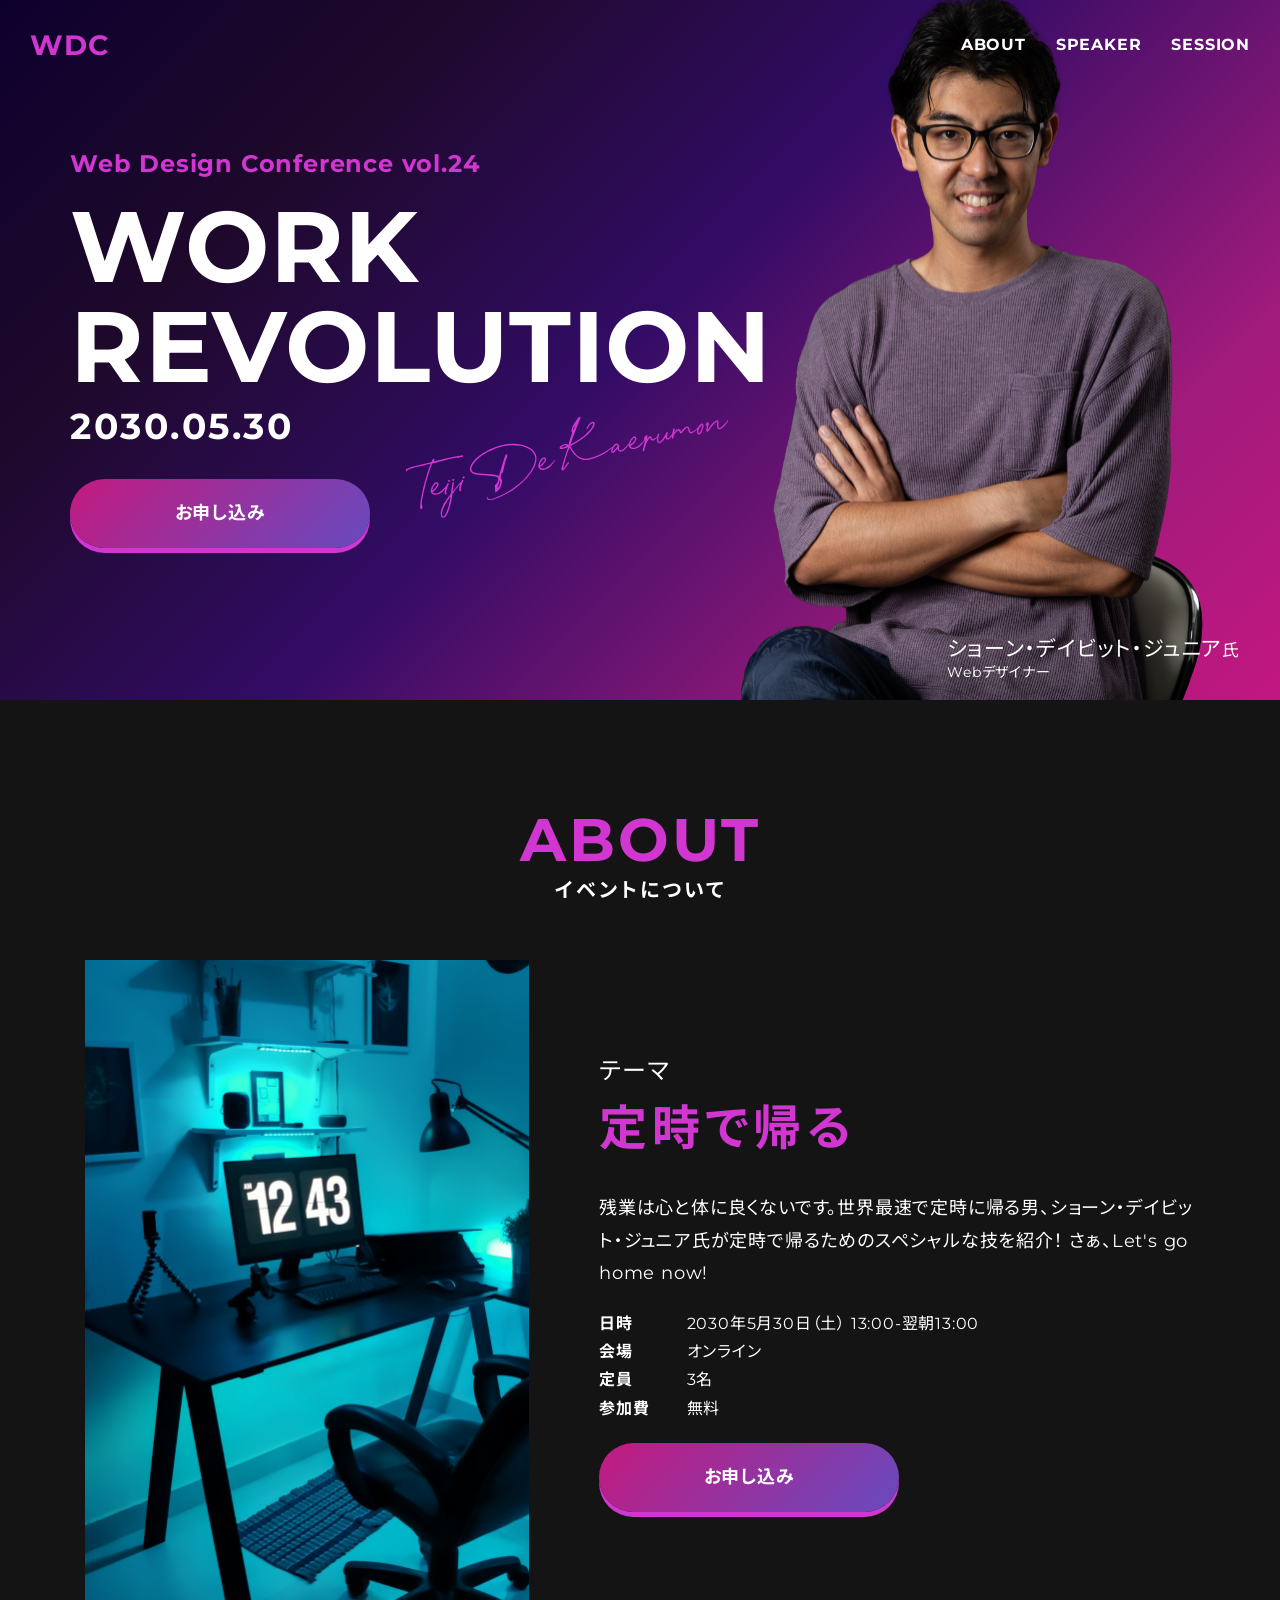
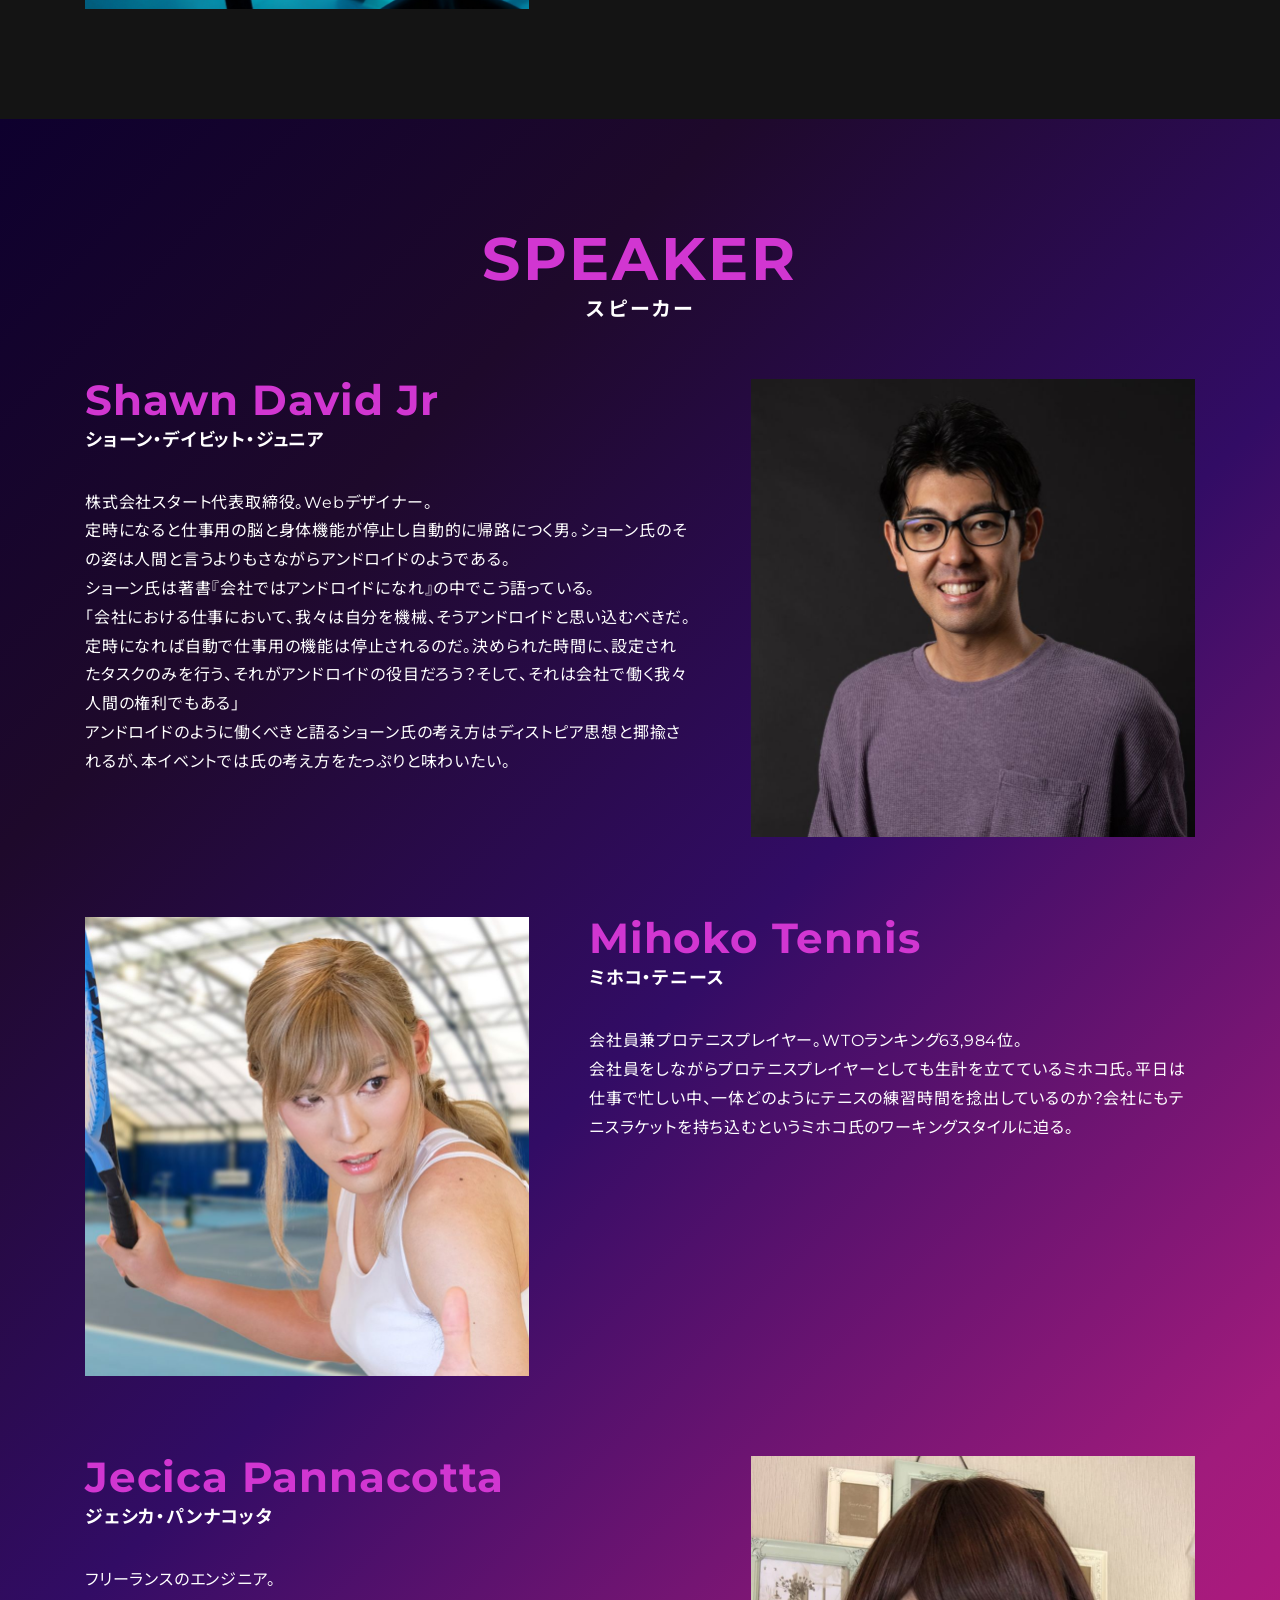
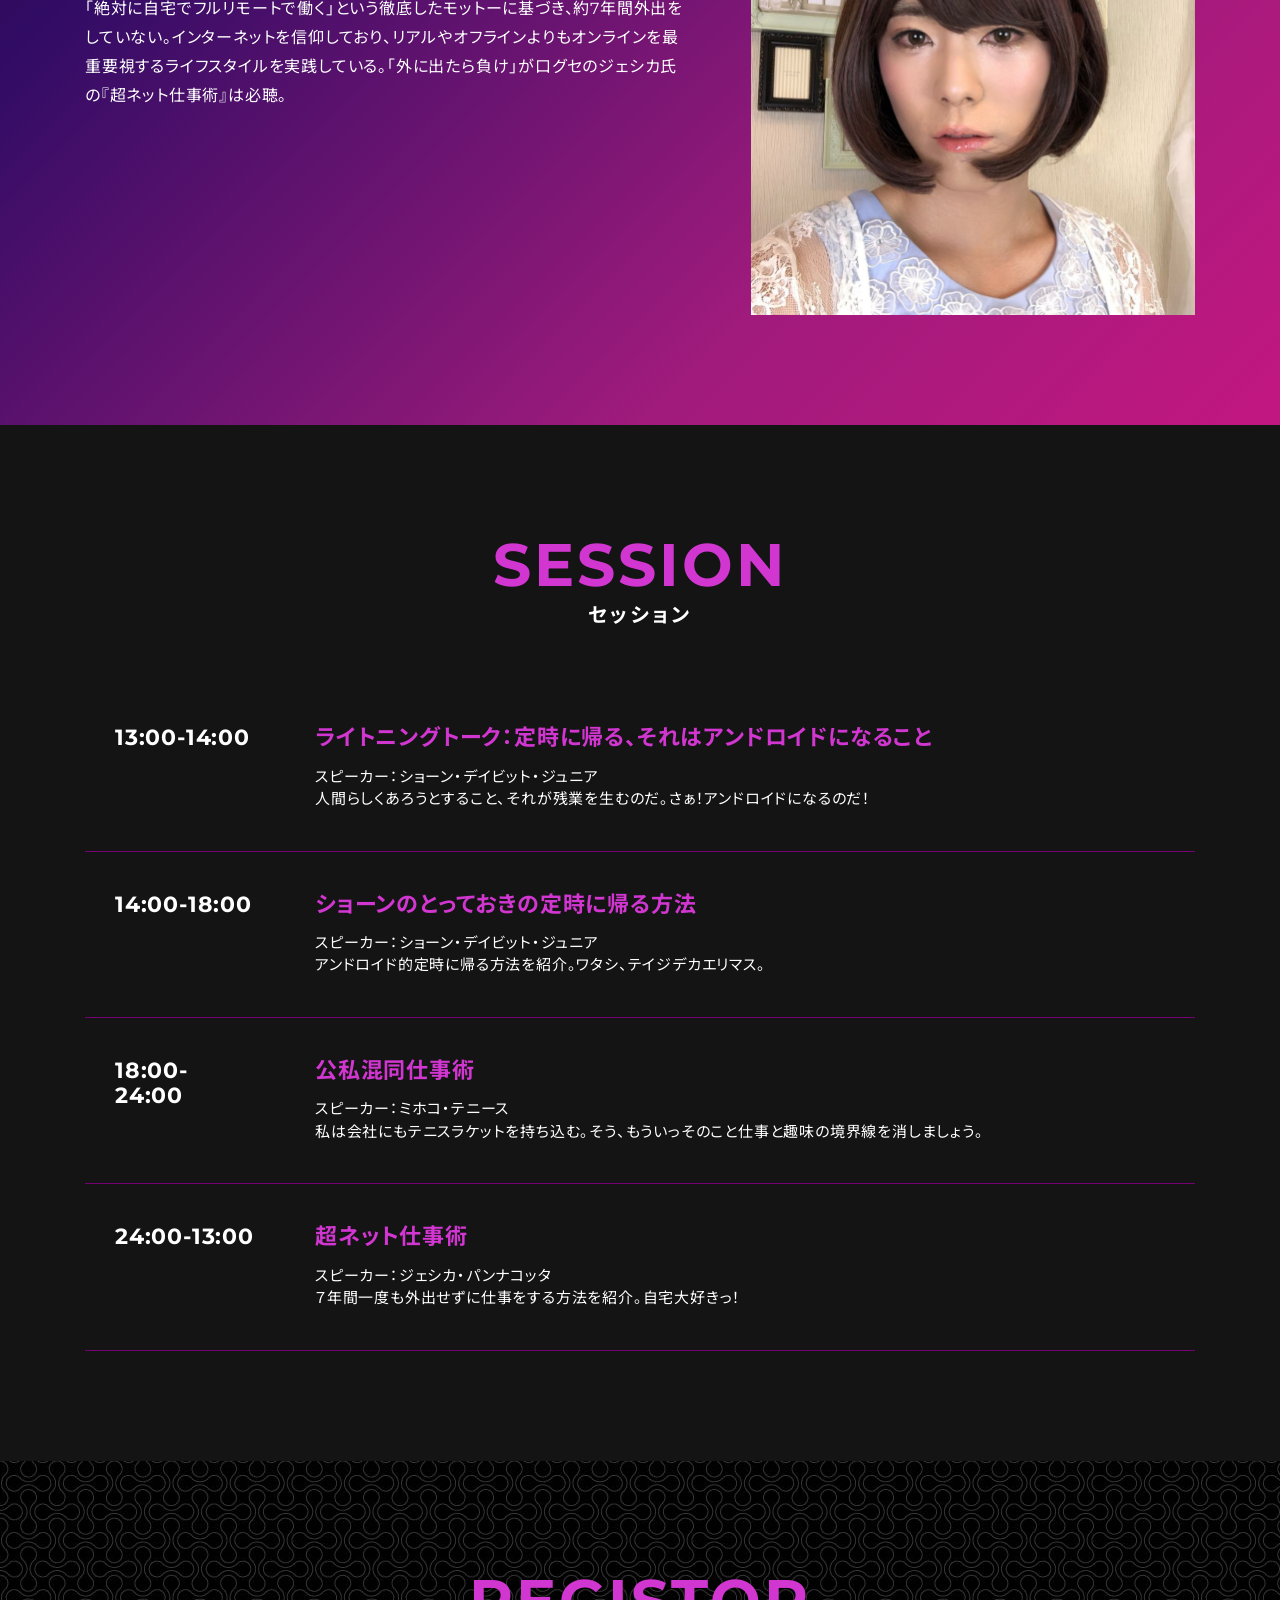
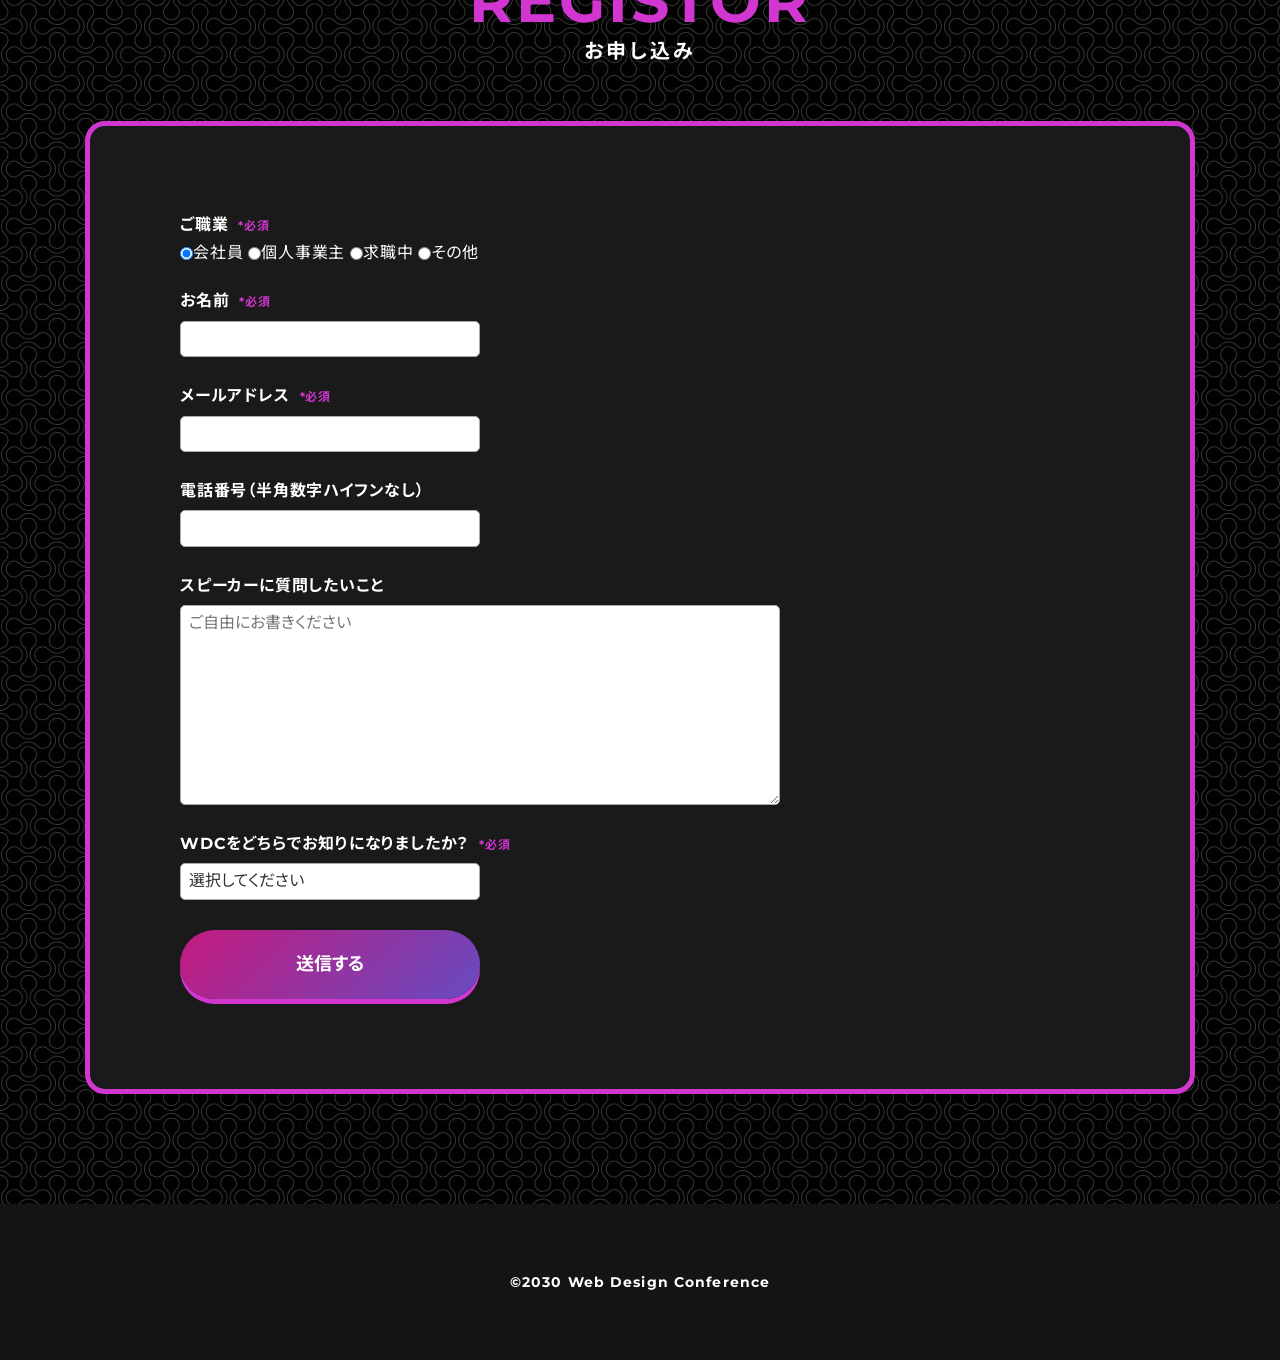
<file: WDC/index.html>
<!DOCTYPE html>
<html lang="ja">
  <head>
    <meta charset="utf-8" />
    <meta name="viewport" content="width=device-width,initial-scale=1" />
    <meta property="og:type" content="website" />
    <meta property="og:title" content="WDC" />
    <meta property="og:url" content="https://webdesigner-go.com/wdc/" />
    <meta
      property="og:description"
      content="Web Design Conference（WDC）は、最新のWebデザインのトレンドやワーキングスタイルを紹介するイベントを開催。お気軽にご参加ください。"
    />
    <meta
      property="og:image"
      content="https://webdesigner-go.com/wdc/img/ogp.png"
    />
    <meta
      name="description"
      content="Web Design Conference（WDC）は、最新のWebデザインのトレンドやワーキングスタイルを紹介するイベントを開催。お気軽にご参加ください。"
    />
    <title>WDC</title>
    <link rel="proconnect" href="https://fonts.googleapis.com" />
    <link rel="preconnect" href="https://fonts.gstatic.com" crossorigin />
    <link
      rel="stylesheet"
      href="https://fonts.googleapis.com/css2?family=Montserrat:wght@400;700&family=Noto+Sans+JP:wght@500;700&display=swap"
    />
    <link href="https://fonts.googleapis.com/icon?family=Material+Icons+Round" rel="stylesheet">
    <link rel="stylesheet" href="css/destyle.css" />
    <link rel="stylesheet" href="css/style.css" />
    <link rel="icon" type="image/png" href="icon-192x192.png" />
    <link rel="apple-touch-icon" href="apple-touch-icon-180x180.png" />
    <link rel="icon" href="favicon.ico" />
  </head>

  <body>
    <div class="wrapper">
      <header class="header">
        <div class="header__logo">
          <a href="">WDC</a>
        </div>
        <div class="header__nav">
          <nav class="gnav">
            <ul class="gnav__list">
              <li class="gnav__item">
                <a class="gnav__link gnav__link--active" href="#about">about</a>
              </li>
              <li class="gnav__item">
                <a class="gnav__link" href="#speaker">speaker</a>
              </li>
              <li class="gnav__item">
                <a class="gnav__link" href="#session">session</a>
              </li>
            </ul>
          </nav>
        </div>
      </header>

      <div class="mv">
        <div class="mv__inner">
          <div class="mv__titleArea">
            <div class="mv__subtitle">
              Web Design <br class="sp" />Conference vol.24
            </div>
            <h2 class="mv__title">WORK<br />REVOLUTION</h2>
            <div class="mv__date">2030.05.30</div>
            <div class="mv__btn">
              <a href="#registor" class="btn">お申し込み</a>
            </div>
          </div>
          <div class="mv__speaker-name">
            ショーン・デイビット・ジュニア<span class="mv__speaker-name-small"
              >氏</span
            ><br /><span class="mv__speaker-name-label">Webデザイナー</span>
          </div>
        </div>
      </div>

      <main class="content">
        <section id="about" class="about section">
          <div class="container">
            <div class="section__heading">
              <h2 class="heading01">
                about<span class="heading01__subtitle">イベントについて</span>
              </h2>
            </div>
            <div class="about__body">
              <figure class="about__img-wrapper">
                <img
                  class="about__img"
                  src="img/about.jpg"
                  alt="深夜作業の様子"
                />
              </figure>
              <div class="about__desc">
                <div class="about__subtitle">テーマ</div>
                <h3 class="about__title">定時で帰る</h3>
                <div class="about__info">
                  <p>
                    残業は心と体に良くないです。世界最速で定時に帰る男、ショーン・デイビット・ジュニア氏が定時で帰るためのスペシャルな技を紹介！
                    さぁ、Let's go home now!
                  </p>
                </div>
                <div class="about__table">
                  <table class="table-type01">
                    <tr>
                      <th>日時</th>
                      <td>2030年5月30日（土） 13:00-翌朝13:00</td>
                    </tr>
                    <tr>
                      <th>会場</th>
                      <td>オンライン</td>
                    </tr>
                    <tr>
                      <th>定員</th>
                      <td>3名</td>
                    </tr>
                    <tr>
                      <th>参加費</th>
                      <td>無料</td>
                    </tr>
                  </table>
                </div>
                <div class="about__btn">
                  <a href="#registor" class="btn btn--sm">お申し込み</a>
                </div>
              </div>
            </div>
          </div>
        </section>

        <section id="speaker" class="speaker section">
          <div class="container">
            <div class="section__heading">
              <h2 class="heading01">
                speaker<span class="heading01__subtitle">スピーカー</span>
              </h2>
            </div>
            <div class="speaker__body">
              <div class="speaker-list">
                <div class="speaker-box">
                  <div class="speaker-box__desc">
                    <div class="speaker-box_heading">
                      <h3 class="speaker-box__name">
                        Shawn David Jr<span class="speaker-box__name-note">
                          ショーン・デイビット・ジュニア</span
                        >
                      </h3>
                    </div>
                    <div class="speaker-box__text">
                      <p>
                        株式会社スタート代表取締役。Webデザイナー。<br />
                        定時になると仕事用の脳と身体機能が停止し自動的に帰路につく男。ショーン氏のその姿は人間と言うよりもさながらアンドロイドのようである。<br />
                        ショーン氏は著書『会社ではアンドロイドになれ』の中でこう語っている。<br />
                        「会社における仕事において、我々は自分を機械、そうアンドロイドと思い込むべきだ。定時になれば自動で仕事用の機能は停止されるのだ。決められた時間に、設定されたタスクのみを行う、それがアンドロイドの役目だろう？そして、それは会社で働く我々人間の権利でもある」<br />
                        アンドロイドのように働くべきと語るショーン氏の考え方はディストピア思想と揶揄されるが、本イベントでは氏の考え方をたっぷりと味わいたい。
                      </p>
                    </div>
                  </div>
                  <figure class="speaker-box__img">
                    <img
                      src="img/sean.jpg"
                      alt="ショーン・デイビット・ジュニア"
                    />
                  </figure>
                </div>
                <div class="speaker-box">
                  <div class="speaker-box__desc">
                    <div class="speaker-box_heading">
                      <h3 class="speaker-box__name">
                        Mihoko Tennis<span class="speaker-box__name-note">
                          ミホコ・テニース</span
                        >
                      </h3>
                    </div>
                    <div class="speaker-box__text">
                      <p>
                        会社員兼プロテニスプレイヤー。WTOランキング63,984位。<br />
                        会社員をしながらプロテニスプレイヤーとしても生計を立てているミホコ氏。平日は仕事で忙しい中、一体どのようにテニスの練習時間を捻出しているのか？会社にもテニスラケットを持ち込むというミホコ氏のワーキングスタイルに迫る。
                      </p>
                    </div>
                  </div>
                  <figure class="speaker-box__img">
                    <img src="img/mihoko.jpg" alt="ミホコ・テニース" />
                  </figure>
                </div>
                <div class="speaker-box">
                  <div class="speaker-box__desc">
                    <div class="speaker-box_heading">
                      <h3 class="speaker-box__name">
                        Jecica Pannacotta<span class="speaker-box__name-note">
                          ジェシカ・パンナコッタ</span
                        >
                      </h3>
                    </div>
                    <div class="speaker-box__text">
                      <p>
                        フリーランスのエンジニア。<br />「絶対に自宅でフルリモートで働く」という徹底したモットーに基づき、約7年間外出をしていない。インターネットを信仰しており、リアルやオフラインよりもオンラインを最重要視するライフスタイルを実践している。「外に出たら負け」が口グセのジェシカ氏の『超ネット仕事術』は必聴。
                      </p>
                    </div>
                  </div>
                  <figure class="speaker-box__img">
                    <img src="img/jecica.jpg" alt="ジェシカ・パンナコッタ" />
                  </figure>
                </div>
              </div>
            </div>
          </div>
        </section>

        <section id="session" class="session section">
          <div class="container">
            <div class="section__heading">
              <h2 class="heading01">
                session<span class="heading01__subtitle">セッション</span>
              </h2>
            </div>
            <div class="session__body">
              <div class="session__schedule">
                <table class="table-type02">
                  <tr>
                    <th class="session-table__time">
                      13:00-<br class="sp" />14:00
                    </th>
                    <td>
                      <h3 class="session-table__title">
                        ライトニングトーク：定時に帰る、それはアンドロイドになること
                      </h3>
                      <p>
                        スピーカー：ショーン・デイビット・ジュニア<br />人間らしくあろうとすること、それが残業を生むのだ。さぁ！アンドロイドになるのだ！
                      </p>
                    </td>
                  </tr>
                  <tr>
                    <th class="session-table__time">
                      14:00-<br class="sp" />18:00
                    </th>
                    <td>
                      <h3 class="session-table__title">
                        ショーンのとっておきの定時に帰る方法
                      </h3>
                      <p>
                        スピーカー：ショーン・デイビット・ジュニア<br />アンドロイド的定時に帰る方法を紹介。ワタシ、テイジデカエリマス。
                      </p>
                    </td>
                  </tr>
                  <tr>
                    <th class="session-table__time">
                      18:00-<br class="sp" />24:00
                    </th>
                    <td>
                      <h3 class="session-table__title">公私混同仕事術</h3>
                      <p>
                        スピーカー：ミホコ・テニース<br />私は会社にもテニスラケットを持ち込む。そう、もういっそのこと仕事と趣味の境界線を消しましょう。
                      </p>
                    </td>
                  </tr>
                  <tr>
                    <th class="session-table__time">
                      24:00-<br class="sp" />13:00
                    </th>
                    <td>
                      <h3 class="session-table__title">超ネット仕事術</h3>
                      <p>
                        スピーカー：ジェシカ・パンナコッタ<br />７年間一度も外出せずに仕事をする方法を紹介。自宅大好きっ！
                      </p>
                    </td>
                  </tr>
                </table>
              </div>
            </div>
          </div>
        </section>

        <section id="registor" class="registor section">
          <div class="container">
            <div class="section__heading">
              <h2 class="heading01">
                registor<span class="heading01__subtitle">お申し込み</span>
              </h2>
            </div>
            <div class="registor__body">
              <div class="registor__form">
                <form class="form">
                  <div class="form__item">
                    <div class="form__title">
                      ご職業<span class="form__require">*必須</span>
                    </div>
                    <span class="form__radio">
                      <input
                        type="radio"
                        id="type01"
                        name="type"
                        value="会社員"
                        checked
                      /><label for="type01">会社員</label></span
                    >
                    <span class="form__radio"
                      ><input
                        type="radio"
                        id="type02"
                        name="type"
                        value="個人事業主"
                      /><label for="type02">個人事業主</label></span
                    >
                    <span class="form__radio"
                      ><input
                        type="radio"
                        id="type03"
                        name="type"
                        value="求職中"
                      /><label for="type03">求職中</label></span
                    >
                    <span class="form__radio"
                      ><input
                        type="radio"
                        id="type04"
                        name="type"
                        value="その他"
                      /><label for="type04">その他</label></span
                    >
                  </div>

                  <div class="form__item">
                    <label for="name" class="form__title"
                      >お名前<span class="form__require">*必須</span></label
                    >
                    <input
                      type="text"
                      id="name"
                      name="name"
                      required
                      class="form__input"
                    />
                  </div>

                  <div class="form__item">
                    <label for="email" class="form__title"
                      >メールアドレス<span class="form__require"
                        >*必須</span
                      ></label
                    >
                    <input
                      type="email"
                      id="email"
                      name="email"
                      required
                      class="form__input"
                    />
                  </div>

                  <div class="form__item">
                    <label for="tel" class="form__title"
                      >電話番号<span class="form__note"
                        >（半角数字ハイフンなし）</span
                      ></label
                    >
                    <input type="tel" id="tel" name="tel" class="form__input" />
                  </div>

                  <div class="form__item">
                    <label for="comment" class="form__title"
                      >スピーカーに質問したいこと</label
                    >
                    <textarea
                      id="comment"
                      name="comment"
                      placeholder="ご自由にお書きください"
                      class="form__textarea"
                    ></textarea>
                  </div>

                  <div class="form__item">
                    <label for="job" class="form__title"
                      >WDCをどちらでお知りになりましたか？<span
                        class="form__require"
                        >*必須</span
                      ></label
                    >
                    <select id="job" name="job" required class="form__select">
                      <option value="">選択してください</option>
                      <option value="Google/Yahoo検索">Google/Yahoo検索</option>
                      <option value="SNS">SNS</option>
                      <option value="ブログ">ブログ</option>
                      <option value="友人や知人">友人や知人</option>
                      <option value="その他">その他</option>
                    </select>
                  </div>

                  <div class="form__btn">
                    <button type="submit" class="btn">送信する</button>
                  </div>
                </form>
              </div>
            </div>
          </div>
        </section>
      </main>

      <footer class="footer">
        <div class="footer__copyright">&copy;2030 Web Design Conference</div>
      </footer>

      <div class="page-top">
        <a class="page-top__link"><span class="page-top__icon material-icons-round">keyboard_arrow_up</span></a>
      </div>
    </div>
    <script src="js/page-top.js"></script>
  </body>
</html>
</file>
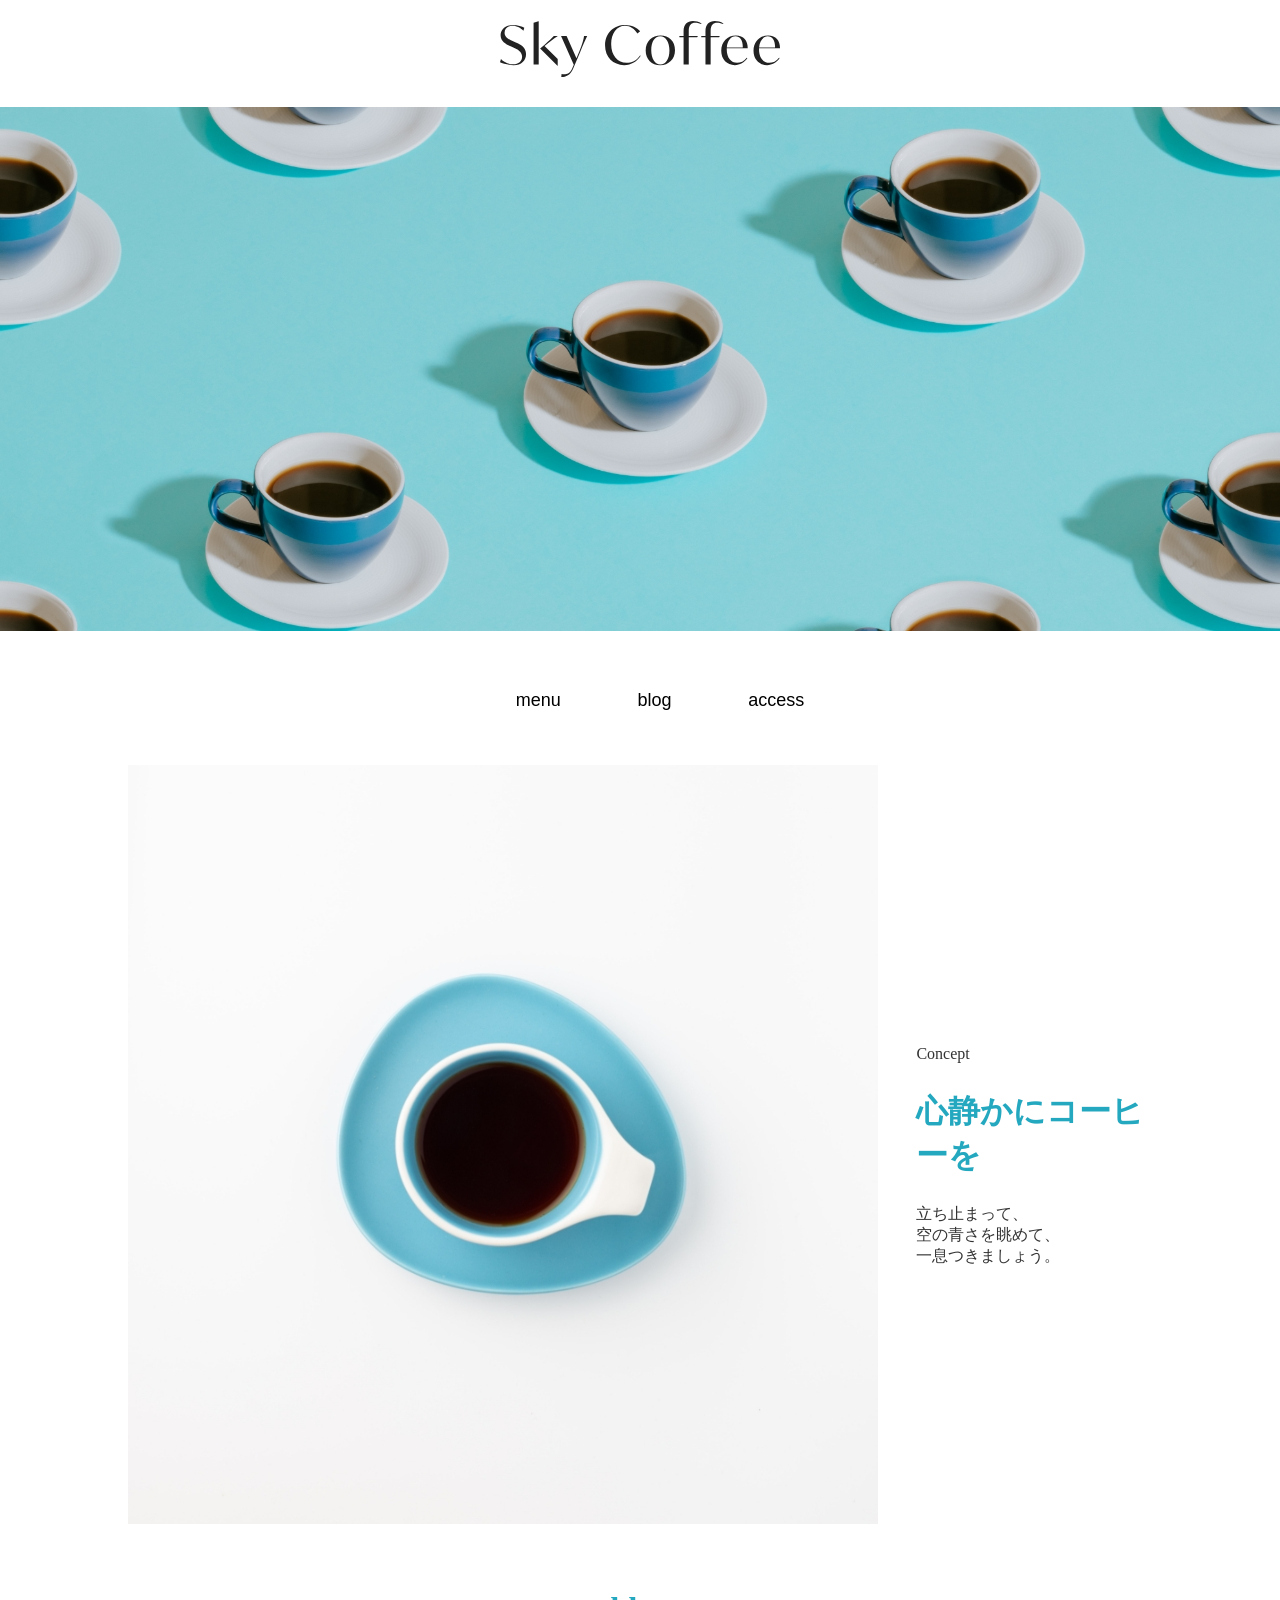
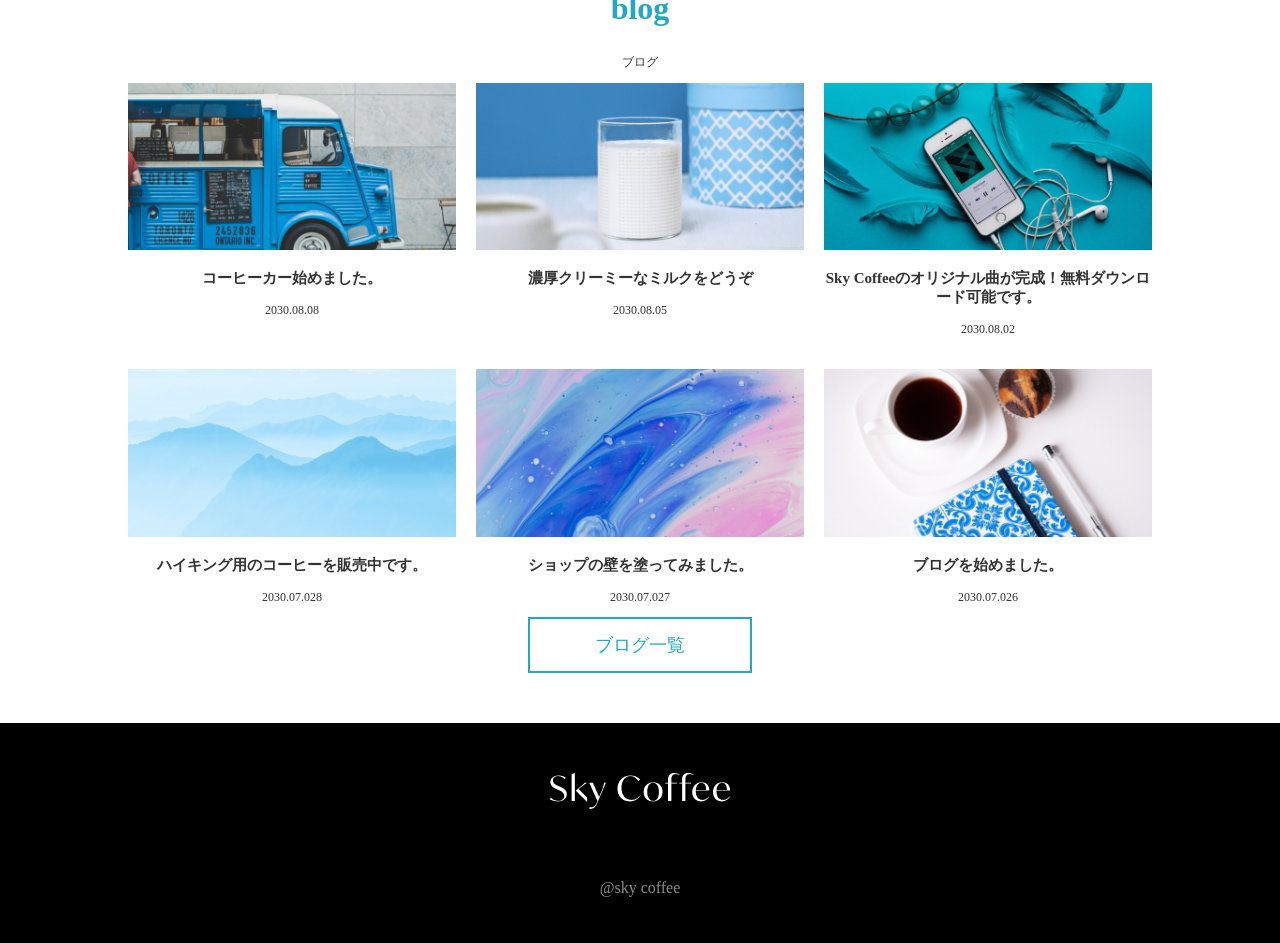
<file: sky-coffee/SkyCoffee.html>
<!DOCTYPE html>
<html lang="ja">
  <head>
    <meta charset="UTF-8" />
    <meta name="viewport" content="width=device-width,initial-scale=1" />
    <title>SkyCoffee</title>
    <link rel="stylesheet" href="css/SkyCoffee.css" />
  </head>
  <body>
    <!-- ヘッダー -->
    <header>
      <h1>
        <img src="img/logo.svg" alt="ヘッダーロゴ" />
      </h1>
    </header>
    <!-- メインビジュアル -->
    <div class="main-visual">
      <img
        srcset="sp_main-visual.png 750w
    img/pc_main-visual.png 1980w"
        src="img/pc_main-visual.png"
        sizes="(max-width:1980px)100vw,1980px"
        alt="メイン画像"
      />
    </div>
    <!-- ナビ -->
    <div class="content">
      <nav>
        <ul class="">
          <li><a href="">menu</a></li>
          <li><a href="">blog</a></li>
          <li><a href="">access</a></li>
        </ul>
      </nav>
      <!-- コンセプト -->
      <div class="concept">
        <img src="img/concept.png" alt="コーヒー一個" />
        <div class="container">
          <div class="concept-text">Concept</div>
          <h2 class="sub-title">心静かにコーヒーを</h2>
          <p class="lead">
            立ち止まって、<br />空の青さを眺めて、<br />一息つきましょう。
          </p>
        </div>
      </div>
      <!-- ブログ -->
      <div class="blog">
        <h2 class="sub-title">blog</h2>
        <p>ブログ</p>
        <div class="column">
          <div class="block">
            <img src="img/thumbnail01.png" alt="コーヒーカーのサムネ">
            <h3>コーヒーカー始めました。</h3>
            <p class="date">2030.08.08</p>
          </div>
          <div class="block">
            <img src="img/thumbnail02.png" alt="ミルクのサムネ">
            <h3>濃厚クリーミーなミルクをどうぞ</h3>
            <p class="date">2030.08.05</p>
          </div>
          <div class="block">
            <img src="img/thumbnail03.png" alt="オリジナル曲のサムネ">
            <h3>Sky Coffeeのオリジナル曲が完成！無料ダウンロード可能です。</h3>
            <p class="date">2030.08.02</p>
          </div>
          <div class="block">
            <img src="img/thumbnail04.png" alt="山のサムネ">
            <h3>ハイキング用のコーヒーを販売中です。</h3>
            <p class="date">2030.07.028</p>
          </div>
          <div class="block">
            <img src="img/thumbnail05.png" alt="壁のサムネ">
            <h3>ショップの壁を塗ってみました。</h3>
            <p class="date">2030.07.027</p>
          </div>
          <div class="block">
            <img src="img/thumbnail06.png" alt="カフェセットのサムネ">
            <h3>ブログを始めました。</h3>
            <p class="date">2030.07.026</p>
          </div>
        </div>
        <a href="" class="blog-button">
          ブログ一覧
        </a>
      </div>
    </div>
    <!-- フッター -->
    <footer class="footer">
      <div class="logo">
        <img src="img/logo-white.png" alt="フッターロゴ">
      </div>
        <p class="campany">@sky coffee</p>
      
    </footer>
  </body>
</html>
</file>
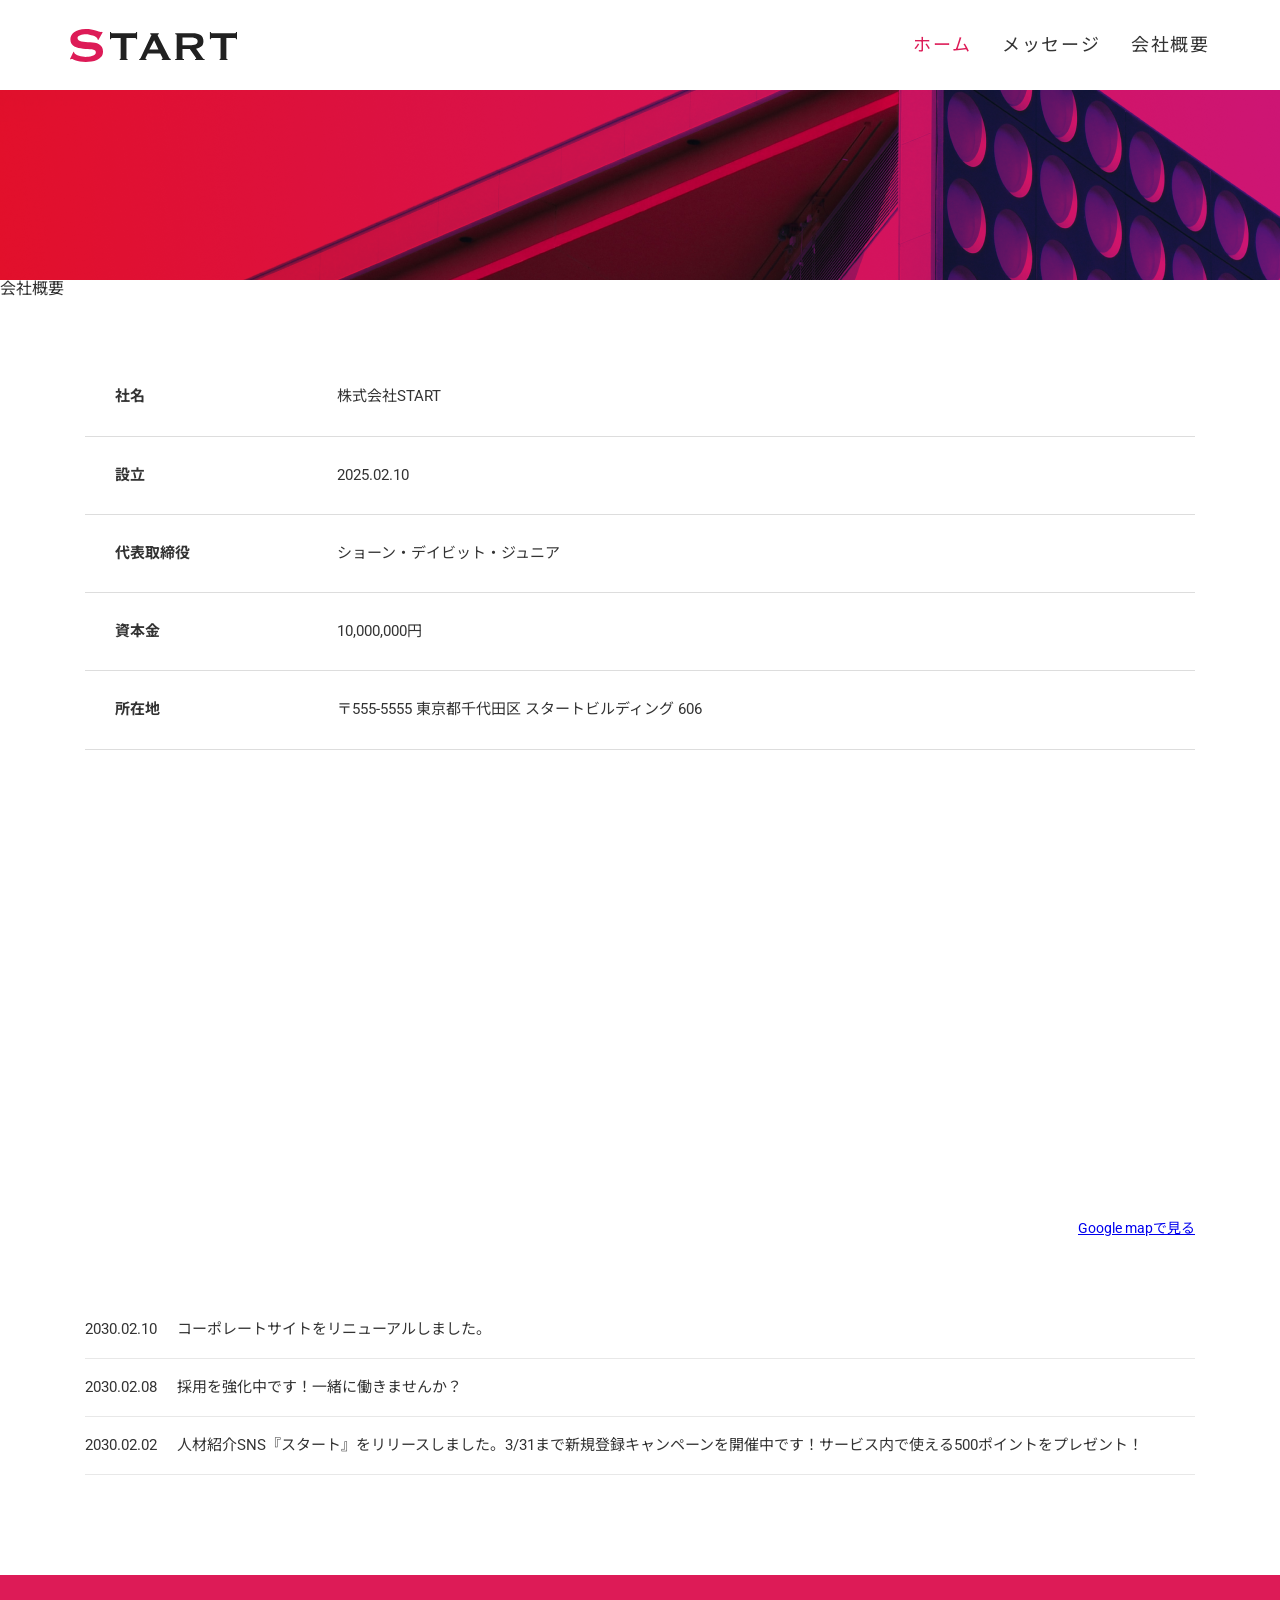
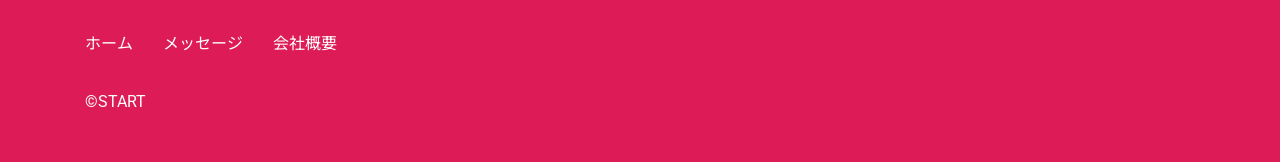
<file: START/company.html>
<!DOCTYPE html>
<html lang="ja">
  <head>
    <meta charset="utf-8" />
    <meta name="viewport" content="width=device-width,initial-scale=1" />
    <meta
      name="description"
      content="株式会社STARTは、幸せにつながるお仕事を紹介する人材紹介会社です。人材紹介サービス『スタート』や人材紹介SNS『ゴール』を運営し、またWebデザインを学べるスクール『Webの学校』を開講しています。"
    />
    <title>会社概要 - START</title>
    <link rel="preconnect" href="https://fonts.googleapis.com" />
    <link rel="preconnect" href="https://fonts.gstatic.com" crossorigin />
    <link
      href="https://fonts.googleapis.com/css2?family=Noto+Sans+JP:wght@500;700&family=Roboto:wght@400;700&display=swap"
      rel="stylesheet"
    />
    <link
      href="https://fonts.googleapis.com/icon?family=Material+Icons+Round"
      rel="stylesheet"
    />
    <link href="css/destyle.css" rel="stylesheet" />
    <link href="css/start.css" rel="stylesheet" />
    <link rel="icon" type="image/png" href="icon-192x192.png" />
    <link
      rel="apple-touch-icon"
      type="image/png"
      href="apple-touch-icon-180x180.png"
    />
    <link rel="icon" href="favicon.ico" />
  </head>

  <body>
    <div class="wrapper">
      <!-- ヘッダー -->
      <header class="header">
        
          <img src="img/logo.svg" alt="株式会社START" />
        
        <nav class="gnav">
          <ul class="gnav__list">
            <li class="gnav__item">
              <a class="gnav__link gnav__link--active" href="top.html">ホーム</a>
            </li>
            <li class="gnav__item">
              <a class="gnav__link" href="message.html">メッセージ</a>
            </li>
            <li class="gnav__item">
              <a class="gnav__link" href="company.html">会社概要</a>
            </li>
          </ul>
        </nav>
        <button type="button" id="js-btn-menu" class="btn-menu">
          <span class="btn-menu__line"></span>
        </button>
      </header>

      <div class="mv">
        <img class="sub-img" src="img/pc_header.png" alt="メインビジュアル" />
        <p class="subtitle">会社概要</p>
      </div>

      <main class="content">
        <div class="company-info">
          <div class="container">
            <div class="company-info__table">
              <table class="table-type01">
                <tbody>
                  <tr>
                    <th>社名</th>
                    <td>株式会社START</td>
                  </tr>
                  <tr>
                    <th>設立</th>
                    <td>2025.02.10</td>
                  </tr>
                  <tr>
                    <th>代表取締役</th>
                    <td>ショーン・デイビット・ジュニア</td>
                  </tr>
                  <tr>
                    <th>資本金</th>
                    <td>10,000,000円</td>
                  </tr>
                  <tr>
                    <th>所在地</th>
                    <td>〒555-5555 東京都千代田区 スタートビルディング 606</td>
                  </tr>
                </tbody>
              </table>
              <div class="company-info__map">
                <iframe
                  src="https://www.google.com/maps/embed?pb=!1m18!1m12!1m3!1d3240.828030380878!2d139.76493611544558!3d35.68123618019435!2m3!1f0!2f0!3f0!3m2!1i1024!2i768!4f13.1!3m3!1m2!1s0x60188bfbd89f700b%3A0x277c49ba34ed38!2z5p2x5Lqs6aeF!5e0!3m2!1sja!2sjp!4v1603888975255!5m2!1sja!2sjp"
                  width="100%"
                  height="auto"
                  frameborder=" 0"
                  style="border: 0"
                  allowfullscreen=""
                  aria-hidden="false"
                  tabindex="0"
                ></iframe>
              </div>
            </div>
            <div class="company-info__map-link">
              <a href="https://goo.gl/maps/b5AqA853AfsPSw1Y7" target="_blank"
                >Google mapで見る</a
              >
            </div>
          </div>
        </div>
        <div class="company-news">
          <div class="container">
            <div class="news-list">
              <ul class="news-list__list">
                <li class="news-list__item">
                  <a href="#" class="news-list__link">
                    <div class="news-list__date">
                      <time datetime="2020-02-10" class="news__date"
                        >2030.02.10</time
                      >
                    </div>
                    <div class="news-list__title">
                      コーポレートサイトをリニューアルしました。
                    </div>
                  </a>
                </li>
                <li class="news-list__item">
                  <a href="#" class="news-list__link">
                    <div class="news-list__date">
                      <time datetime="2020-02-08" class="news__date"
                        >2030.02.08</time
                      >
                    </div>
                    <div class="news-list__title">
                      採用を強化中です！一緒に働きませんか？
                    </div>
                  </a>
                </li>
                <li class="news-list__item">
                  <a href="#" class="news-list__link">
                    <div class="news-list__date">
                      <time datetime="2020-02-02" class="news__date"
                        >2030.02.02</time
                      >
                    </div>
                    <div class="news-list__title">
                      人材紹介SNS『スタート』をリリースしました。3/31まで新規登録キャンペーンを開催中です！サービス内で使える500ポイントをプレゼント！
                    </div>
                  </a>
                </li>
              </ul>
            </div>
          </div>
        </div>
      </main>
    </div>
    <footer>
      <div class="container">
        <nav class="footer-nav">
          <div class="footer-menu">
            <ul class="footer-menu__list">
              <li class="footer-nav">
                <a class="footer-link" href="top.html">ホーム</a>
              </li>
              <li class="footer-nav">
                <a class="footer-link" href="message.html">メッセージ</a>
              </li>
              <li class="footer-nav">
                <a class="footer-link" href="company.html">会社概要</a>
              </li>
            </ul>
          </div>
        </nav>

        <div class="copyright">
          <p>&copy;START</p>
        </div>
      </div>
    </footer>
    <script src="https://ajax.googleapis.com/ajax/libs/jquery/3.6.0/jquery.min.js"></script>
    <script src="js/script.js"></script>
  </body>
</html>
</file>
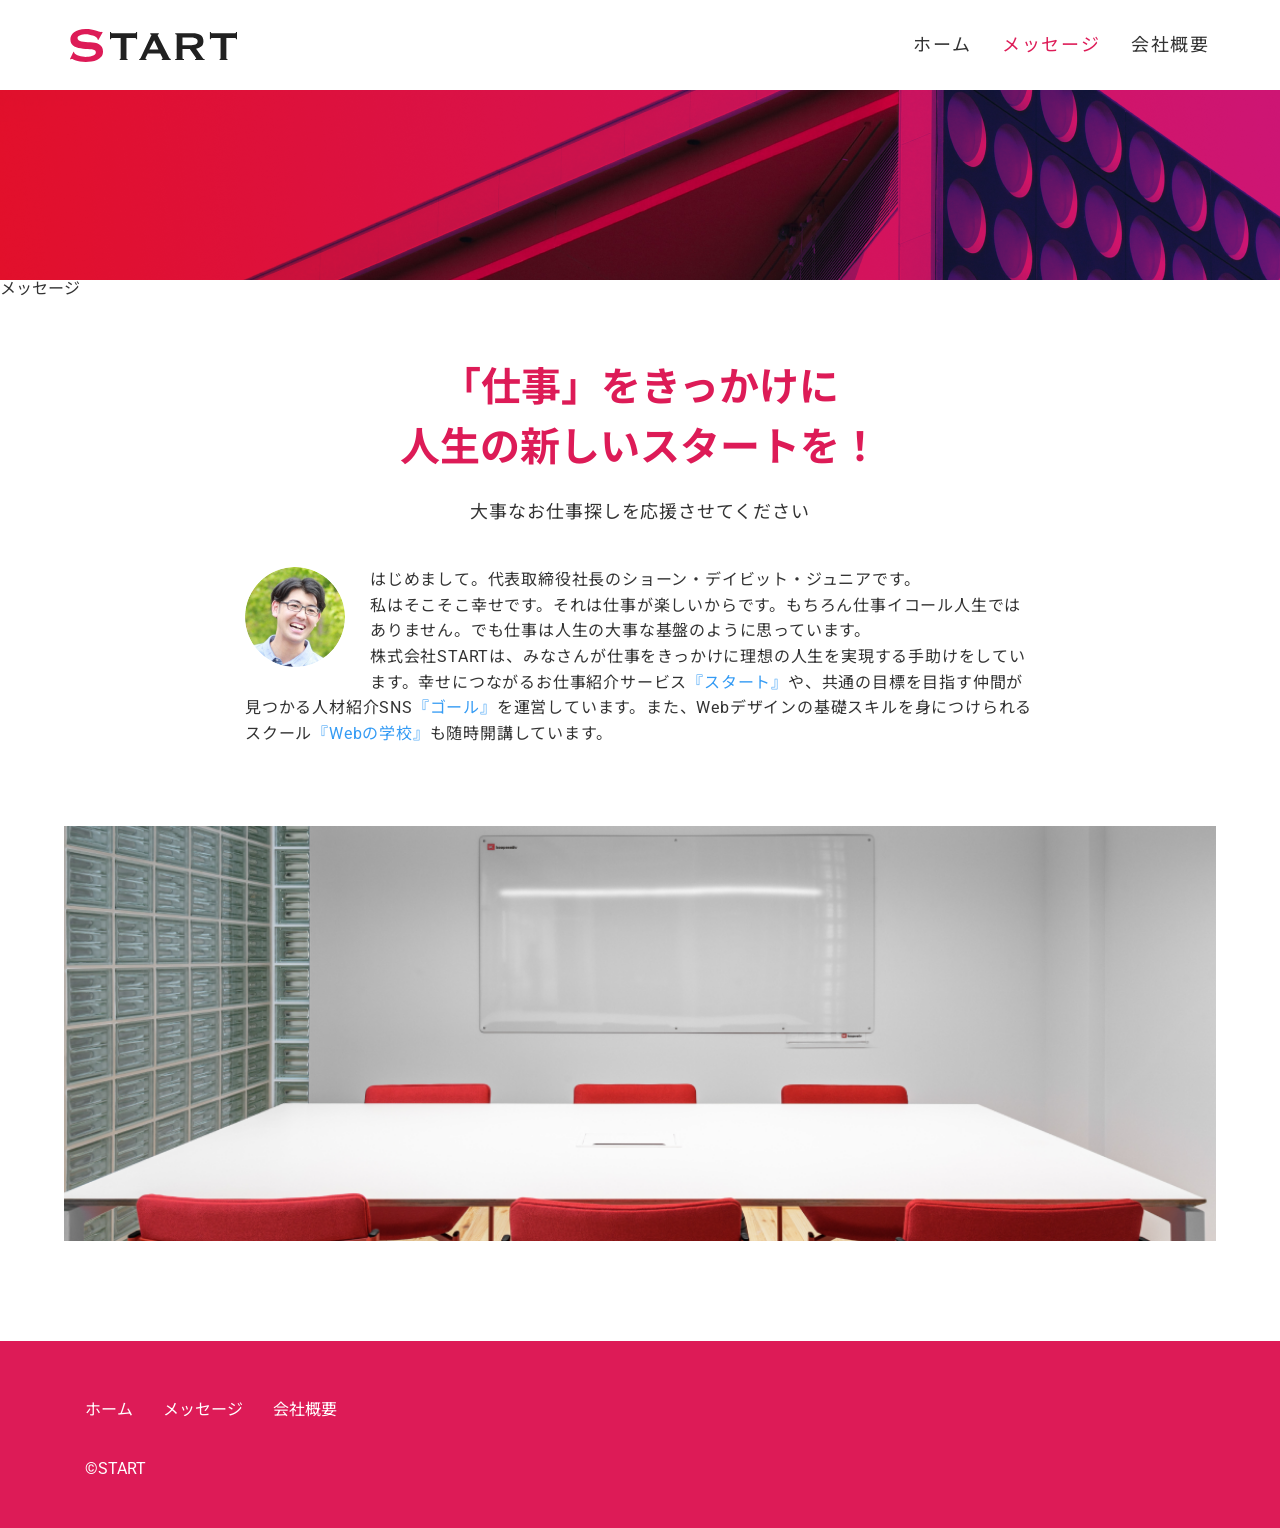
<file: START/message.html>
<!DOCTYPE html>
<html lang="ja">
  <head>
    <meta charset="utf-8" />
    <meta name="viewport" content="width=device-width,initial-scale=1" />
    <meta
      name="description"
      content="株式会社STARTは、幸せにつながるお仕事を紹介する人材紹介会社です。人材紹介サービス『スタート』や人材紹介SNS『ゴール』を運営し、またWebデザインを学べるスクール『Webの学校』を開講しています。"
    />
    <title>メッセージ - START</title>
    <link rel="preconnect" href="https://fonts.googleapis.com" />
    <link rel="preconnect" href="https://fonts.gstatic.com" crossorigin />
    <link
      href="https://fonts.googleapis.com/css2?family=Noto+Sans+JP:wght@500;700&family=Roboto:wght@400;700&display=swap"
      rel="stylesheet"
    />
    <link
      href="https://fonts.googleapis.com/icon?family=Material+Icons+Round"
      rel="stylesheet"
    />
    <link href="css/destyle.css" rel="stylesheet" />
    <link rel="stylesheet" href="css/start.css" />
    <link rel="icon" type="image/png" href="icon-192x192.png" />
    <link
      rel="apple-touch-icon"
      type="image/png"
      href="apple-touch-icon-180x180.png"
    />
    <link rel="icon" href="favicon.ico" />
  </head>

  <body>
    <div class="wrapper">
      <header class="header">
        <img src="img/logo.svg" alt="株式会社START" />

        <nav class="gnav">
          <ul class="gnav__list">
            <li class="gnav__item">
              <a class="gnav__link" href="top.html">ホーム</a>
            </li>
            <li class="gnav__item">
              <a class="gnav__link gnav__link--active" href="message.html"
                >メッセージ</a
              >
            </li>
            <li class="gnav__item">
              <a class="gnav__link" href="company.html">会社概要</a>
            </li>
          </ul>
        </nav>
        <button type="button" id="js-btn-menu" class="btn-menu">
          <span class="btn-menu__line"></span>
        </button>
      </header>

      <div class="mv">
        <img class="sub-img" src="img/pc_header.png" alt="メインビジュアル" />
        <p class="subtitle">メッセージ</p>
      </div>

      <main class="content">
        <section class="message">
          <div class="container">
            <h3 class="message__title">
              「仕事」をきっかけに<br />人生の新しいスタートを！
            </h3>
            <p class="message__subtitle">
              大事なお仕事探しを応援させてください
            </p>
            <div class="ceo-message">
              <div class="ceo-message__img-wrapper">
                <img
                  class="ceo-message__img"
                  src="img/ceo.png"
                  width="100"
                  height="100"
                  alt="ショーン・デイビット・ジュニア"
                />
              </div>
              <div class="ceo-message__text">
                <p>
                  はじめまして。代表取締役社長のショーン・デイビット・ジュニアです。<br />私はそこそこ幸せです。それは仕事が楽しいからです。もちろん仕事イコール人生ではありません。でも仕事は人生の大事な基盤のように思っています。<br />株式会社STARTは、みなさんが仕事をきっかけに理想の人生を実現する手助けをしています。幸せにつながるお仕事紹介サービス<a
                    href="#"
                    >『スタート』</a
                  >や、共通の目標を目指す仲間が見つかる人材紹介SNS<a href="#"
                    >『ゴール』</a
                  >を運営しています。また、Webデザインの基礎スキルを身につけられるスクール<a
                    href="#"
                    >『Webの学校』</a
                  >も随時開講しています。
                </p>
              </div>
            </div>
          </div>
        </section>

        <div class="office">
          <img src="img/office.png" alt="" width="100" height="100">


        </div>
      </main>
    </div>

    <footer>
      <div class="container">
        <nav class="footer-nav">
          <div class="footer-menu">
            <ul class="footer-menu__list">
              <li class="footer-nav">
                <a class="footer-link" href="top.html">ホーム</a>
              </li>
              <li class="footer-nav">
                <a class="footer-link" href="message.html">メッセージ</a>
              </li>
              <li class="footer-nav">
                <a class="footer-link" href="company.html">会社概要</a>
              </li>
            </ul>
          </div>
        </nav>

        <div class="copyright">
          <p>&copy;START</p>
        </div>
      </div>
    </footer>
    <script src="https://ajax.googleapis.com/ajax/libs/jquery/3.6.0/jquery.min.js"></script>
    <script src="js/script.js"></script>
  </body>
</html>
</file>
<file: WDC/css/destyle.css>
/*! destyle.css v3.0.0 | MIT License | https://github.com/nicolas-cusan/destyle.css */

/* Reset box-model and set borders */
/* ============================================ */

*,
::before,
::after {
  box-sizing: border-box;
  border-width: 0;
  border-style: solid;
}

/* Document */
/* ============================================ */

/**
 * 1. Correct the line height in all browsers.
 * 2. Prevent adjustments of font size after orientation changes in iOS.
 * 3. Remove gray overlay on links for iOS.
 */

html {
  line-height: 1.15; /* 1 */

  -webkit-tap-highlight-color: transparent; /* 3*/
  -webkit-text-size-adjust: 100%; /* 2 */
}

/* Sections */
/* ============================================ */

/**
 * Remove the margin in all browsers.
 */

body {
  margin: 0;
}

/**
 * Render the `main` element consistently in IE.
 */

main {
  display: block;
}

/* Vertical rhythm */
/* ============================================ */

p,
table,
blockquote,
address,
pre,
iframe,
form,
figure,
dl {
  margin: 0;
}

/* Headings */
/* ============================================ */

h1,
h2,
h3,
h4,
h5,
h6 {
  font-size: inherit;
  font-weight: inherit;
  margin: 0;
}

/* Lists (enumeration) */
/* ============================================ */

ul,
ol {
  margin: 0;
  padding: 0;
  list-style: none;
}

/* Lists (definition) */
/* ============================================ */

dt {
  font-weight: bold;
}

dd {
  margin-left: 0;
}

/* Grouping content */
/* ============================================ */

/**
 * 1. Add the correct box sizing in Firefox.
 * 2. Show the overflow in Edge and IE.
 */

hr {
  clear: both;
  overflow: visible; /* 2 */
  box-sizing: content-box; /* 1 */
  height: 0; /* 1 */
  margin: 0;
  color: inherit;
  border-top-width: 1px;
}

/**
 * 1. Correct the inheritance and scaling of font size in all browsers.
 * 2. Correct the odd `em` font sizing in all browsers.
 */

pre {
  font-family: monospace, monospace; /* 1 */
  font-size: inherit; /* 2 */
}

address {
  font-style: inherit;
}

/* Text-level semantics */
/* ============================================ */

/**
 * Remove the gray background on active links in IE 10.
 */

a {
  text-decoration: none;
  color: inherit;
  background-color: transparent;
}

/**
 * 1. Remove the bottom border in Chrome 57-
 * 2. Add the correct text decoration in Chrome, Edge, IE, Opera, and Safari.
 */

abbr[title] {
  text-decoration: underline dotted; /* 2 */
}

/**
 * Add the correct font weight in Chrome, Edge, and Safari.
 */

b,
strong {
  font-weight: bolder;
}

/**
 * 1. Correct the inheritance and scaling of font size in all browsers.
 * 2. Correct the odd `em` font sizing in all browsers.
 */

code,
kbd,
samp {
  font-family: monospace, monospace; /* 1 */
  font-size: inherit; /* 2 */
}

/**
 * Add the correct font size in all browsers.
 */

small {
  font-size: 80%;
}

/**
 * Prevent `sub` and `sup` elements from affecting the line height in
 * all browsers.
 */

sub,
sup {
  position: relative;
  font-size: 75%;
  line-height: 0;
  vertical-align: baseline;
}

sub {
  bottom: -.25em;
}

sup {
  top: -.5em;
}

/* Replaced content */
/* ============================================ */

/**
 * Prevent vertical alignment issues.
 */

svg,
img,
embed,
object,
iframe {
  vertical-align: bottom;
}

/* Forms */
/* ============================================ */

/**
 * Reset form fields to make them styleable.
 * 1. Make form elements stylable across systems iOS especially.
 * 2. Inherit text-transform from parent.
 */

button,
input,
optgroup,
select,
textarea {
  font: inherit;
  margin: 0;
  padding: 0;
  text-align: inherit;
  vertical-align: middle;
  text-transform: inherit; /* 2 */
  color: inherit;
  border-radius: 0;
  background: transparent;

  -webkit-appearance: none; /* 1 */
  appearance: none;
}

/**
 * Reset radio and checkbox appearance to preserve their look in iOS.
 */

[type="checkbox"] {
  -webkit-appearance: checkbox;
  appearance: checkbox;
}

[type="radio"] {
  -webkit-appearance: radio;
  appearance: radio;
}

/**
 * Correct cursors for clickable elements.
 */

button,
[type="button"],
[type="reset"],
[type="submit"] {
  cursor: pointer;
}

button:disabled,
[type="button"]:disabled,
[type="reset"]:disabled,
[type="submit"]:disabled {
  cursor: default;
}

/**
 * Improve outlines for Firefox and unify style with input elements & buttons.
 */

:-moz-focusring {
  outline: auto;
}

select:disabled {
  opacity: inherit;
}

/**
 * Remove padding
 */

option {
  padding: 0;
}

/**
 * Reset to invisible
 */

fieldset {
  min-width: 0;
  margin: 0;
  padding: 0;
}

legend {
  padding: 0;
}

/**
 * Add the correct vertical alignment in Chrome, Firefox, and Opera.
 */

progress {
  vertical-align: baseline;
}

/**
 * Remove the default vertical scrollbar in IE 10+.
 */

textarea {
  overflow: auto;
}

/**
 * Correct the cursor style of increment and decrement buttons in Chrome.
 */

[type="number"]::-webkit-inner-spin-button,
[type="number"]::-webkit-outer-spin-button {
  height: auto;
}

/**
 * 1. Correct the outline style in Safari.
 */

[type="search"] {
  outline-offset: -2px; /* 1 */
}

/**
 * Remove the inner padding in Chrome and Safari on macOS.
 */

[type="search"]::-webkit-search-decoration {
  -webkit-appearance: none;
}

/**
 * 1. Correct the inability to style clickable types in iOS and Safari.
 * 2. Fix font inheritance.
 */

::-webkit-file-upload-button {
  font: inherit; /* 2 */

  -webkit-appearance: button; /* 1 */
}

/**
 * Clickable labels
 */

label[for] {
  cursor: pointer;
}

/* Interactive */
/* ============================================ */

/*
 * Add the correct display in Edge, IE 10+, and Firefox.
 */

details {
  display: block;
}

/*
 * Add the correct display in all browsers.
 */

summary {
  display: list-item;
}

/*
 * Remove outline for editable content.
 */

[contenteditable]:focus {
  outline: auto;
}

/* Tables */
/* ============================================ */

/**
1. Correct table border color inheritance in all Chrome and Safari.
*/

table {
  border-color: inherit; /* 1 */
}

caption {
  text-align: left;
}

td,
th {
  padding: 0;
  vertical-align: top;
}

th {
  font-weight: bold;
  text-align: left;
}
</file>
<file: WDC/css/style.css>
@charset "UTF-8";

:root {
  --bg-color: #141414;
  --bg-gradient: linear-gradient(
    135deg,
    #0e002e 0%,
    #1e092b 23%,
    #320c65 49%,
    #a01b7c 80%,
    #c21780 100%
  );
  --main-color: #d136d1;
  --text-color: #fff;
}

body {
  font-family: 'Montserrat', 'Noto Sans JP', Arial, 'Hiragino Kaku Gothic ProN',
    'Hiragino Sans', Meiryo, sans-serif;
  font-size: 16px;
  letter-spacing: 0.05em;
  color: var(--text-color);
  background-color: var(--bg-color);
  font-feature-settings: 'palt';
}

img {
  max-width: 100%;
  height: auto;
  vertical-align: bottom;
}

.pc {
  display: block;
}

.sp {
  display: none;
}

/*--------------------------------
 テーブル
---------------------------------*/
/* テーブルタイプ01 */
.table-type01 {
  width: 100%;
  border-collapse: collapse;
  border-spacing: 0;
}

.table-type01 th,
.table-type01 td {
  text-align: left;
  padding: 5px 0;
}

/* テーブルタイプ02 */
.table-type02 {
  width: 100%;
  border-collapse: collapse;
  border-spacing: 0;
}

.table-type02 tr {
  border-bottom: solid 1px #740174;
}

.table-type02 th,
.table-type02 td {
  padding: 40px 30px;
}

.table-type02 th {
  width: 200px;
}

.table-type02 td > p {
  font-size: 15px;
  line-height: 1.5;
}

/* 
レイアウト
 */
.container {
  max-width: 1170px;
  margin: 0 auto;
  padding: 0 30px;
}

.section {
  padding: 110px 0;
}

.section__heading {
  text-align: center;
  margin-bottom: 60px;
}

.heading01 {
  font-size: 60px;
  font-weight: bold;
  line-height: 1;
  letter-spacing: 0.05em;
  color: var(--main-color);
  text-transform: uppercase;
}

.heading01__subtitle {
  display: block;
  font-size: 20px;
  color: #fff;
  margin-top: 10px;
}

/* ボタン */
.btn {
  display: inline-block;
  position: relative;
  text-align: center;
  font-weight: bold;
  width: 300px;
  font-size: 18px;
  padding: 24px 0;
  background: linear-gradient(135deg, #c41a7f 0%, #664bbf 100%);
  box-shadow: 0 5px 0 var(--main-color);
  border-radius: 60px;
  cursor: pointer;
}

/* 
ヘッダー 
*/

.header {
  display: flex;
  position: fixed;
  z-index: 10;
  align-items: center;
  justify-content: space-between;
  width: 100%;
  height: 90px;
  padding: 30px;
}

.header__logo {
  font-size: 28px;
  font-weight: bold;
  line-height: 1;
  color: var(--main-color);
}

/* 
ナビ 
*/
.gnav__list {
  display: flex;
  column-gap: 30px;
}

.gnav__item {
  font-size: 16px;
  font-weight: bold;
  line-height: 1;
  letter-spacing: 0.05em;
  text-transform: uppercase;
}

/* mv */

.mv {
  background: var(--bg-gradient);
}

.mv__inner {
  display: flex;
  position: relative;
  align-items: center;
  max-width: 1240px;
  height: 700px;
  margin: 0 auto;
  padding: 0 50px;
  background-image: url(../img/mv.png);
  background-repeat: no-repeat;
  background-position: right bottom;
  background-size: 560px 737px;
}

.mv__titleArea {
  position: relative;
  color: #fff;
}

.mv__titleArea::after {
  display: block;
  content: '';
  position: absolute;
  right: 40px;
  bottom: 60px;
  width: 326px;
  height: 68px;
  transform: rotate(-13deg);
  background-image: url(../img/teiji-de-kaerumon.svg);
  background-size: contain;
}

.mv__subtitle {
  font-size: 24px;
  font-weight: bold;
  line-height: 1;
  color: var(--main-color);
  margin-bottom: 0.8em;
}

.mv__title {
  font-size: clamp(24px, 10vw, 100px);
  font-weight: bold;
  line-height: 1;
  margin-bottom: 10px;
}

.mv__date {
  font-size: 36px;
  font-weight: bold;
  letter-spacing: 0.07em;
}

.mv__btn {
  margin-top: 2em;
}

.mv__speaker-name {
  position: absolute;
  right: 20px;
  bottom: 20px;
  font-size: 21px;
  line-height: 1;
}

.mv__speaker-name-small {
  font-size: 0.8em;
}

.mv__speaker-name-label {
  font-size: 14px;
}

/* ABOUT */
.about__body {
  display: flex;
  align-items: center;
  column-gap: 70px;
}

.about__img-wrapper {
  flex: 0 1 40%;
}

.about__desc {
  flex: 1;
}

.about__subtitle {
  font-size: 24px;
  margin-bottom: 20px;
}

.about__title {
  font-size: 48px;
  font-weight: bold;
  line-height: 1;
  letter-spacing: 0.1em;
  color: var(--main-color);
  margin-bottom: 40px;
}

.about__info {
  font-size: 18px;
  line-height: 1.8;
  margin-bottom: 20px;
}

.about__btn {
  margin-top: 20px;
}

/* SPEAKER */
.speaker {
  background: var(--bg-gradient);
}

.speaker-list {
  display: grid;
  row-gap: 80px;
}

.speaker-box {
  display: flex;
  column-gap: 60px;
}

.speaker-box:nth-child(2n) {
  flex-direction: row-reverse;
}

.speaker-box__desc {
  flex: 1;
}

.speaker-box__img {
  flex: 0 1 40%;
}

.speaker-box__name {
  font-size: 42px;
  font-weight: bold;
  line-height: 1;
  color: var(--main-color);
  margin-bottom: 40px;
}

.speaker-box__name-note {
  display: block;
  font-size: 18px;
  color: #fff;
  margin-top: 10px;
}

.speaker-box__text {
  font-size: 16px;
  line-height: 1.8;
}

/* 
SESSION 
*/

.session-table__time {
  font-size: 22px;
}

.session-table__title {
  font-size: 22px;
  font-weight: bold;
  color: var(--main-color);
  margin-bottom: 15px;
}

/* REGISTOR */
.registor {
  background-image: url(../img/bg.jpg);
}

.registor__form {
  color: #fff;
  padding: 90px;
  border: 5px solid var(--main-color);
  border-radius: 20px;
  background-color: #1a1a1a;
}

.form__item:not(:last-child) {
  margin-bottom: 30px;
}

.form__title {
  display: block;
  font-weight: bold;
  margin-bottom: 10px;
}

.form__require {
  font-size: 0.75em;
  color: var(--main-color);
  margin-left: 10px;
}

.form__input,
.form__select {
  width: 300px;
  color: #333;
  padding: 8px;
  border: solid 1px #aaa;
  border-radius: 5px;
  background-color: #fff;
}

.form__textarea {
  min-width: 600px;
  min-height: 200px;
  color: #333;
  padding: 8px;
  border: solid 1px #aaa;
  border-radius: 5px;
  background-color: #fff;
  resize: both;
}

.form__buttom {
  justify-content: center;
}

/* フッター */

.footer {
  display: grid;
  color: #fff;
  padding: 70px 20px;
  background-color: #141414;

  place-items: center;
}

.footer__copyright {
  font-size: 14px;
  font-weight: bold;
  letter-spacing: 0.08em;
}

.page-top {
  display: none;
  position: fixed;
  right: 40px;
  bottom: 40px;
  z-index: 1;
}

.page-top__link {
  display: flex;
  align-items: center;
  justify-content: center;
  width: 80px;
  height: 80px;
  color: #fff;
  text-align: center;
  text-decoration: none;
  transition: opacity 0.3s;
  border-radius: 50%;
  background: linear-gradient(135deg, #c41a7f 0%, #664bbf 100%);
  cursor: pointer;
}

.page-top__icon {
  font-size: 40px;
}

.page-top__link:hover {
  opacity: 0.8;
}

@media screen and (max-width: 767px) {
  body {
    font-size: 15px;
  }

  .pc {
    display: none;
  }

  .sp {
    display: block;
  }

  .heading01 {
    font-size: 32px;
  }

  .heading01__subtitle {
    font-size: 14px;
    margin-top: 5px;
  }

  .btn {
    width: 180px;
    font-size: 16px;
    padding: 20px 0;
    box-shadow: 0 6px 0 #dd118e;
  }

  /* レイアウト */
  .container {
    padding: 0 20px;
  }

  .section {
    padding: 50px 0;
  }

  .section__heading {
    margin-bottom: 20px;
  }

  /* テーブル */
  .table-type02 th,
  .table-type02 td {
    padding: 20px 0;
  }

  .table-type02 th {
    width: 80px;
  }

  .table-type02 td > p {
    font-size: 13px;
  }

  /* ヘッダー */
  .header {
    height: 60px;
    padding: 20px;
  }

  .header__logo {
    width: 107px;
  }

  .gnav__list {
    column-gap: 15px;
  }

  .gnav__item {
    font-size: 12px;
  }

  .gnav__link {
    color: #fff;
  }

  .gnav__link:hover {
    color: #fff;
  }

  /* メインビジュアル */
  .mv__inner {
    height: 450px;
    padding: 0 30px;
    background-position: right -80px bottom;
    background-size: contain;
  }

  .mv__subtitle {
    font-size: 16px;
    line-height: 1.3;
  }

  .mv__title {
    font-size: 10vw;
  }

  .mv__titleArea::after {
    right: 20px;
    bottom: 90px;
    width: 150px;
    height: 31px;
  }

  .mv__date {
    font-size: 18px;
  }

  .mv__speaker-name {
    font-size: 12px;
  }

  .mv__speaker-name-label {
    font-size: 10px;
  }

  /* ABOUT */
  .about__body {
    flex-direction: column;
    row-gap: 30px;
  }

  .about__img-wrapper {
    width: 100%;
  }

  .about__img {
    width: 100%;
    height: 200px;
    object-fit: cover;
    object-position: center 38%;
  }

  .about__subtitle {
    font-size: 18px;
    margin-bottom: 16px;
  }

  .about__title {
    font-size: 40px;
    margin-bottom: 25px;
  }

  .about__info {
    font-size: 16px;
    line-height: 1.6;
    margin-bottom: 15px;
  }

  /* SPEAKER */
  .speaker-list {
    row-gap: 40px;
  }

  .speaker-box,
  .speaker-box:nth-child(2n) {
    flex-direction: column-reverse;
  }

  .speaker-box__img {
    margin-bottom: 20px;
  }

  .speaker-box__name {
    font-size: 32px;
    margin-bottom: 30px;
  }

  .speaker-box__name-note {
    font-size: 14px;
    margin-top: 5px;
  }

  .speaker-box__text {
    font-size: 14px;
    line-height: 1.6;
  }

  /* SESSION */
  .session-table__time {
    font-size: 16px;
  }
  .session-table__title {
    font-size: 18px;
    margin-bottom: 10px;
  }

  /* REGISTOR */
  .registor {
    background-size: 50%;
  }

  .registor__form {
    padding: 8%;
  }

  .form__radio {
    display: block;
  }

  .form__radio:not(:last-child) {
    margin-right: 0;
    margin-bottom: 5px;
  }

  .form__input,
  .form__select {
    width: 100%;
  }

  .form input[type='tel'] {
    width: 100%;
  }

  .form__radio {
    display: block;
  }

  .form__textarea {
    width: 100%;
    min-width: 100%;
  }

  /* フッター */
  .footer {
    padding: 50px 20px;
  }

  .footer__copyright {
    font-size: 11px;
  }

  .page-top {
    display: none;
    position: fixed;
    right: 40px;
    bottom: 40px;
    z-index: 1;
  }

  .page-top__link {
    display: flex;
    align-items: center;
    justify-content: center;
    width: 80px;
    height: 80px;
    color: #fff;
    text-align: center;
    text-decoration: none;
    transition: opacity 0.3s;
    border-radius: 50%;
    background: linear-gradient(135deg, #c41a7f 0%, #664bbf 100%);
    cursor: pointer;
  }

  .page-top__icon {
    font-size: 40px;
  }

  .page-top__link:hover {
    opacity: 0.8;
  }
  .page-top {
    display: none;
    position: fixed;
    right: 40px;
    bottom: 40px;
    z-index: 1;
  }

  .page-top__link {
    display: flex;
    align-items: center;
    justify-content: center;
    width: 80px;
    height: 80px;
    color: #fff;
    text-align: center;
    text-decoration: none;
    transition: opacity 0.3s;
    border-radius: 50%;
    background: linear-gradient(135deg, #c41a7f 0%, #664bbf 100%);
    cursor: pointer;
  }

  .page-top__icon {
    font-size: 40px;
  }

  .page-top__link:hover {
    opacity: 0.8;
  }
}
</file>
<file: sky-coffee/css/SkyCoffee.css>
body {
  margin: 0;
  font-family: Hiragino Kaku Gothic ProN;
  color: #333;
}
/*  ヘッダー  */
h1 {
  text-align: center;
}

/*　　　メインビジュアル　　　*/
.main-visual img {
  width: 100%;
  height: auto;
}

/*   ナビ   */
nav ul {
  display: flex;
  list-style: none;
  justify-content: center;
}

nav li {
  margin: 0;
  padding: 3vw;
}


a {
  color: #000;
  text-decoration: none;
  font-size: 18px;
  font-family: Arial, Helvetica, sans-serif;
}

/*   コンセプト   */
.content{
  width: 80%;
  margin: 0 auto;
  max-width: 1090;
}

.concept {
  display: flex;
  flex-flow: nowrap;
  align-items: center;
}

.concept img {
  width: 50%;
  height: auto;
  padding-bottom: 40px;
  width: 750px;
  height: 759px;
}

.container {
  padding-left: 3vw;
}

.concept-text {
  font-size: 16px;
  font-family: Hiragino Kaku Gothic ProN;
}

.sub-title {
  color: #24a8bf;
  font-size: 32px;
}

.lead {
  font-size: 16px;
}

/*   ブログ   */

.blog{
  text-align: center;
  padding-bottom: 50px;
}

.blog h3{
  font-size: 15px;
}

.blog p{
  font-size: 12px;
}

.column{
  display: flex;
  flex-flow:  wrap;
  justify-content: space-between;
  gap: 20px;
}

.block{
  flex: 1 1 calc(33% - 20px);
}

.block img{
  width: 100%;
  height: auto;
  width: 700;
  height: 357;
}

.blog-button{
  display: inline-flex;
  justify-content: center;
  align-items: center;
  width: 220px;
  height: 52px;
  margin: auto;
  border: 2px solid #24A8BF; 
  color: #24A8BF;
}

/*   フッター   */

footer{
  background-color:#000 ;
  width: 100%;
  height: 220px;
}

.footer .logo{
  width: 180px;
  margin: 0 auto;
  padding: 50px;
}

.footer .campany{
  color: #8B8B8B;
  text-align: center;
  margin-bottom: 60px;
}

/*     SP版     */
@media (max-width: 767px){

  body{
    font-size: 15px;
  }
  /* ヘッダー */
  header h1 img{
    width: 40%;
  }

  nav ul{
    justify-content: center;
  }
  
  /* コンセプト */
  .concept{
    flex-direction: column;
  }

  .concept img{
    width: 100%;
  }

  .sub-title{
    font-size: 26px;
  }

  /* ブログ */
  .block{
    flex: 1 1 100%;
  }
}
</file>
<file: START/css/destyle.css>
/*! destyle.css v3.0.0 | MIT License | https://github.com/nicolas-cusan/destyle.css */

/* Reset box-model and set borders */
/* ============================================ */

*,
::before,
::after {
  box-sizing: border-box;
  border-width: 0;
  border-style: solid;
}

/* Document */
/* ============================================ */

/**
 * 1. Correct the line height in all browsers.
 * 2. Prevent adjustments of font size after orientation changes in iOS.
 * 3. Remove gray overlay on links for iOS.
 */

html {
  line-height: 1.15; /* 1 */

  -webkit-tap-highlight-color: transparent; /* 3*/
  -webkit-text-size-adjust: 100%; /* 2 */
}

/* Sections */
/* ============================================ */

/**
 * Remove the margin in all browsers.
 */

body {
  margin: 0;
}

/**
 * Render the `main` element consistently in IE.
 */

main {
  display: block;
}

/* Vertical rhythm */
/* ============================================ */

p,
table,
blockquote,
address,
pre,
iframe,
form,
figure,
dl {
  margin: 0;
}

/* Headings */
/* ============================================ */

h1,
h2,
h3,
h4,
h5,
h6 {
  font-size: inherit;
  font-weight: inherit;
  margin: 0;
}

/* Lists (enumeration) */
/* ============================================ */

ul,
ol {
  margin: 0;
  padding: 0;
  list-style: none;
}

/* Lists (definition) */
/* ============================================ */

dt {
  font-weight: bold;
}

dd {
  margin-left: 0;
}

/* Grouping content */
/* ============================================ */

/**
 * 1. Add the correct box sizing in Firefox.
 * 2. Show the overflow in Edge and IE.
 */

hr {
  clear: both;
  overflow: visible; /* 2 */
  box-sizing: content-box; /* 1 */
  height: 0; /* 1 */
  margin: 0;
  color: inherit;
  border-top-width: 1px;
}

/**
 * 1. Correct the inheritance and scaling of font size in all browsers.
 * 2. Correct the odd `em` font sizing in all browsers.
 */

pre {
  font-family: monospace, monospace; /* 1 */
  font-size: inherit; /* 2 */
}

address {
  font-style: inherit;
}

/* Text-level semantics */
/* ============================================ */

/**
 * Remove the gray background on active links in IE 10.
 */

a {
  text-decoration: none;
  color: inherit;
  background-color: transparent;
}

/**
 * 1. Remove the bottom border in Chrome 57-
 * 2. Add the correct text decoration in Chrome, Edge, IE, Opera, and Safari.
 */

abbr[title] {
  text-decoration: underline dotted; /* 2 */
}

/**
 * Add the correct font weight in Chrome, Edge, and Safari.
 */

b,
strong {
  font-weight: bolder;
}

/**
 * 1. Correct the inheritance and scaling of font size in all browsers.
 * 2. Correct the odd `em` font sizing in all browsers.
 */

code,
kbd,
samp {
  font-family: monospace, monospace; /* 1 */
  font-size: inherit; /* 2 */
}

/**
 * Add the correct font size in all browsers.
 */

small {
  font-size: 80%;
}

/**
 * Prevent `sub` and `sup` elements from affecting the line height in
 * all browsers.
 */

sub,
sup {
  position: relative;
  font-size: 75%;
  line-height: 0;
  vertical-align: baseline;
}

sub {
  bottom: -.25em;
}

sup {
  top: -.5em;
}

/* Replaced content */
/* ============================================ */

/**
 * Prevent vertical alignment issues.
 */

svg,
img,
embed,
object,
iframe {
  vertical-align: bottom;
}

/* Forms */
/* ============================================ */

/**
 * Reset form fields to make them styleable.
 * 1. Make form elements stylable across systems iOS especially.
 * 2. Inherit text-transform from parent.
 */

button,
input,
optgroup,
select,
textarea {
  font: inherit;
  margin: 0;
  padding: 0;
  text-align: inherit;
  vertical-align: middle;
  text-transform: inherit; /* 2 */
  color: inherit;
  border-radius: 0;
  background: transparent;

  -webkit-appearance: none; /* 1 */
  appearance: none;
}

/**
 * Reset radio and checkbox appearance to preserve their look in iOS.
 */

[type="checkbox"] {
  -webkit-appearance: checkbox;
  appearance: checkbox;
}

[type="radio"] {
  -webkit-appearance: radio;
  appearance: radio;
}

/**
 * Correct cursors for clickable elements.
 */

button,
[type="button"],
[type="reset"],
[type="submit"] {
  cursor: pointer;
}

button:disabled,
[type="button"]:disabled,
[type="reset"]:disabled,
[type="submit"]:disabled {
  cursor: default;
}

/**
 * Improve outlines for Firefox and unify style with input elements & buttons.
 */

:-moz-focusring {
  outline: auto;
}

select:disabled {
  opacity: inherit;
}

/**
 * Remove padding
 */

option {
  padding: 0;
}

/**
 * Reset to invisible
 */

fieldset {
  min-width: 0;
  margin: 0;
  padding: 0;
}

legend {
  padding: 0;
}

/**
 * Add the correct vertical alignment in Chrome, Firefox, and Opera.
 */

progress {
  vertical-align: baseline;
}

/**
 * Remove the default vertical scrollbar in IE 10+.
 */

textarea {
  overflow: auto;
}

/**
 * Correct the cursor style of increment and decrement buttons in Chrome.
 */

[type="number"]::-webkit-inner-spin-button,
[type="number"]::-webkit-outer-spin-button {
  height: auto;
}

/**
 * 1. Correct the outline style in Safari.
 */

[type="search"] {
  outline-offset: -2px; /* 1 */
}

/**
 * Remove the inner padding in Chrome and Safari on macOS.
 */

[type="search"]::-webkit-search-decoration {
  -webkit-appearance: none;
}

/**
 * 1. Correct the inability to style clickable types in iOS and Safari.
 * 2. Fix font inheritance.
 */

::-webkit-file-upload-button {
  font: inherit; /* 2 */

  -webkit-appearance: button; /* 1 */
}

/**
 * Clickable labels
 */

label[for] {
  cursor: pointer;
}

/* Interactive */
/* ============================================ */

/*
 * Add the correct display in Edge, IE 10+, and Firefox.
 */

details {
  display: block;
}

/*
 * Add the correct display in all browsers.
 */

summary {
  display: list-item;
}

/*
 * Remove outline for editable content.
 */

[contenteditable]:focus {
  outline: auto;
}

/* Tables */
/* ============================================ */

/**
1. Correct table border color inheritance in all Chrome and Safari.
*/

table {
  border-color: inherit; /* 1 */
}

caption {
  text-align: left;
}

td,
th {
  padding: 0;
  vertical-align: top;
}

th {
  font-weight: bold;
  text-align: left;
}
</file>
<file: START/css/start.css>
/* カラーコード */
:root {
  --link-color: #349bf4;
  --main-color: #dd1b57;
  --text-color: #333;
}

/* 
全体
*/
body {
  font-family: 'Roboto', 'Noto Sans JP', Arial, 'Hiragino Kaku Gothic ProN',
    'Hiragino Sans', Meiryo, sans-serif;
  font-size: 16px;
  color: var(--text-color);
}

.img {
  max-width: 100%;
  height: auto;
  vertical-align: bottom;
}

/* レイアウト */

.wrapper {
  overflow-x: hidden;
}

.container {
  max-width: 1170px;
  margin: 0 auto;
  padding: 0 30px;
}

.content {
  display: grid;
  padding: 60px 0 100px;
  row-gap: 80px;
}

.table-type01 {
  width: 100%;
  font-size: 15px;
  border-collapse: collapse;
  border-spacing: 0;
}

.table-type01 tr {
  border-bottom: solid 1px #ddd;
}

.table-type01 th,
.table-type01 td {
  text-align: left;
  padding: 30px;
}

.table-type01 th {
  width: 20%;
}

.table-type01 p:not(:last-child) {
  margin-bottom: 10px;
}

.table-type01 ul {
  margin-left: 20px;
}

/* ヘッダー */
.header {
  display: flex;
  align-items: center;
  justify-content: space-between;
  height: 90px;
  padding: 30px 70px;
}

.gnav__list {
  display: flex;
  position: relative;
  align-items: center;
  justify-content: center;
  column-gap: 30px;
}

.gnav__item {
  font-size: 18px;
  line-height: 1;
  letter-spacing: 0.1em;
  margin-right: 80px;
  list-style: none;
  margin: 0 0 0 auto;
}

.gnav__link {
  color: var(--text-color);
  text-decoration: none;
}

.gnav__link:hover {
  color: var(--main-color);
}

.gnav__link--active {
  color: var(--main-color);
}

.btn-menu {
  display: none;
}

/* メインビジュアル */
.mv {
  position: relative;
}

.top-img {
  width: 100%;
  height: 600px;
  object-fit: cover;
}

.sub-img {
  width: 100%;
  height: 190px;
  object-fit: cover;
}

.center {
  position: absolute;
  top: 50%;
  left: 50%;
  transform: translate(-50%, -50%);
  font-size: 160px;
  color: #fff;
  font-weight: bold;
}

.subcenter {
  position: absolute;
  top: 70%;
  left: 50%;
  transform: translate(-50%, -50%);
  font-size: 24px;
  color: #fff;
}



/* 
ニュース
*/
.heading-primary {
  font-size: 40px;
  color: #dd1b57;
  font-weight: bold;
}

.news__inner {
  display: flex;
  column-gap: 90px;
}

.news__body {
  flex: 1;
}

.news-list__link {
  display: flex;
  color: var(--text-color);
  text-decoration: none;
}

.news-list__link:hover {
  color: var(--main-color);
}

.news-list__item {
  font-size: 15px;
  line-height: 1.8;
  margin-bottom: 15px;
  padding-bottom: 15px;
  border-bottom: 1px solid #e8e8e8;
}

.news-list__item:last-child {
  margin-bottom: 0;
}

.news-list__title {
  font-size: 15px;
  line-height: 1.8;
}

.news-list__date {
  margin-right: 20px;
}

/* 
サービス
*/

.service__heading {
  position: relative;
  margin-bottom: 50px;
}

.service__heading::before {
  display: block;
  content: 'SERVICE';
  position: absolute;
  top: -40px;
  right: -20px;
  z-index: -1;
  font-size: 168px;
  font-weight: bold;
  line-height: 1;
  color: #f2f2f2;
}

.service-list {
  display: grid;
  column-gap: 30px;
  grid-template-columns: repeat(3, 1fr);
}

.service-list__item {
  padding: 50px;
  border-radius: 8px;
  background-color: #fff;
  box-shadow: 0 3px 21px rgba(0, 0, 0, 0.16);
}

.service-list__img-wrapper {
  text-align: center;
  margin-bottom: 10px;
}

.service-list__img {
  font-size: 48px;
  color: var(--main-color);
  vertical-align: bottom;
}

.service-list__title {
  font-size: 18px;
  font-weight: bold;
  text-align: center;
}

.service-list__text {
  font-size: 14px;
  line-height: 1.7;
  margin-top: 15px;
}

/* 
テーブル
*/

.company-info__map {
  margin-top: 50px;
}

.company-info__map iframe {
  height: 400px;
}

.company-info__map-link {
  font-size: 14px;
  text-align: right;
  margin-top: 20px;
  color: #0000ee;
  text-decoration: underline;
}

/* 
メッセージ
 */
.message {
  margin: 0 auto;
}

.message__title {
  font-size: 40px;
  color: var(--main-color);
  text-align: center;
  font-weight: bold;
  line-height: 1.5;
  margin-bottom: 20px;
}

.message__subtitle {
  font-size: 18px;
  line-height: 1.6;
  letter-spacing: 0.05em;
  text-align: center;
  margin-bottom: 40px;
}

.ceo-message__img-wrapper {
  width: 100px;
  margin: 0 25px 15px 0;
  float: left;
}

.ceo-message__img {
  border-radius: 50%;
}

.ceo-message__text {
  line-height: 1.6;
  letter-spacing: 0.05em;
  max-width: 790px;
}

.ceo-message__text a {
  color: var(--link-color);
}

.office {
  text-align: center;
}

.office img {
  width: 90%;
  height: auto;
}

/* フッター */
footer {
  background-color: var(--main-color);
  color: #fff;
  padding: 60px 20px 50px;
}

.footer-menu__list {
  display: flex;
  column-gap: 30px;
}

.footer-nav {
  margin-bottom: 20px;
}

.footer-nav__link {
  font-size: 14px;
  font-weight: bold;
  line-height: 1;
  letter-spacing: 0.05em;
}

@media screen and (max-width: 767px) {
  body {
    font-size: 15px;
  }

  .heading-primary {
    font-size: 32px;
  }

  /* レイアウト */
  .container {
    padding: 0 20px;
  }

  .content {
    padding: 40px 0 60px;
    row-gap: 50px;
  }

  .table-type01 {
    font-size: 14px;
    line-height: 1.5;
  }

  .table-type01 th,
  .table-type01 td {
    padding: 20px 0;
  }

  .table-type01 th {
    width: 100px;
  }

  /* ヘッダー */
  .header {
    position: relative;
    height: 60px;
    padding: 20px;
  }

  .gnav {
    display: none;
    position: fixed;
    top: 0;
    right: 0;
    z-index: 10;
    width: 180px;
    height: 100%;
    background-color: var(--main-color);
    box-shadow: -10px 0 35px -20px rgb(0 0 0 / 25%);
  }

  .gnav__list {
    display: flex;
    flex-direction: column;
    align-items: flex-start;
    width: 180px;
    padding: 90px 20px 20px 50px;
    row-gap: 25px;
  }

  .gnav__link {
    color: #fff;
  }

  .gnav__link:hover {
    color: #fff;
  }

  .gnav__link--active {
    opacity: 0.6;
  }

  .btn-menu {
    display: flex;
    position: absolute;
    top: 0;
    right: 0;
    z-index: 100;
    align-items: center;
    justify-content: center;
    width: 60px;
    height: 60px;
    text-align: center;
    padding: 21px 16px;
    border: none;
    outline: none;
    background: none;
    background-color: var(--main-color);
    cursor: pointer;
    appearance: none;
  }

  .btn-menu__line {
    display: block;
    position: relative;
    left: 0;
    width: 100%;
    height: 2px;
    transition: all 0.4s;
    border-radius: 4px;
    background-color: #fff;
  }

  .btn-menu__line::before,
  .btn-menu__line::after {
    display: block;
    content: '';
    position: absolute;
    width: 100%;
    height: 100%;
    transition: inherit;
    border-radius: 4px;
    background-color: #fff;
  }

  .btn-menu__line::before {
    top: -8px;
  }

  .btn-menu__line::after {
    top: 8px;
  }

  .btn-menu.active .btn-menu__line {
    background-color: transparent;
  }

  .btn-menu.active .btn-menu__line::before,
  .btn-menu.active .btn-menu__line::after {
    top: 0;
    background-color: #fff;
  }

  .btn-menu.active .btn-menu__line::before {
    transform: rotate(45deg);
  }

  .btn-menu.active .btn-menu__line::after {
    transform: rotate(-45deg);
  }

  /* メインビジュアル */
  .top-img {
    height: 460px;
    background-image: url(img/sp_mv.png);
    width: 100%;
  }

  .center {
    font-size: 80px;
  }

  .subcenter {
    font-size: 20px;
  }

  /* ニュース */
  .news__heading {
    margin-bottom: 20px;
  }

  .news__inner {
    display: block;
  }

  .news-list__link {
    flex-direction: column;
  }

  .news-list__item {
    font-size: 15px;
    line-height: 1.8;
  }

  .news-list__item:last-child {
    margin-bottom: 0;
  }

  .news-list__title {
    line-height: 1.6;
  }

  .news-list__date {
    margin-right: 0;
  }

  /* サービス */
  .service__heading {
    margin-bottom: 20px;
  }

  .service__heading::before {
    top: -2px;
    right: -30px;
    font-size: 70px;
  }

  .service-list {
    row-gap: 20px;
    grid-template-columns: 1fr;
  }

  .service-list__item {
    padding: 40px 30px;
  }

  .service-list__img-wrapper {
    margin-bottom: 5px;
  }

  .service-list__img {
    font-size: 60px;
  }

  .service-list__title {
    font-size: 16px;
  }

  .service-list__text {
    margin-top: 10px;
  }
}
</file>
